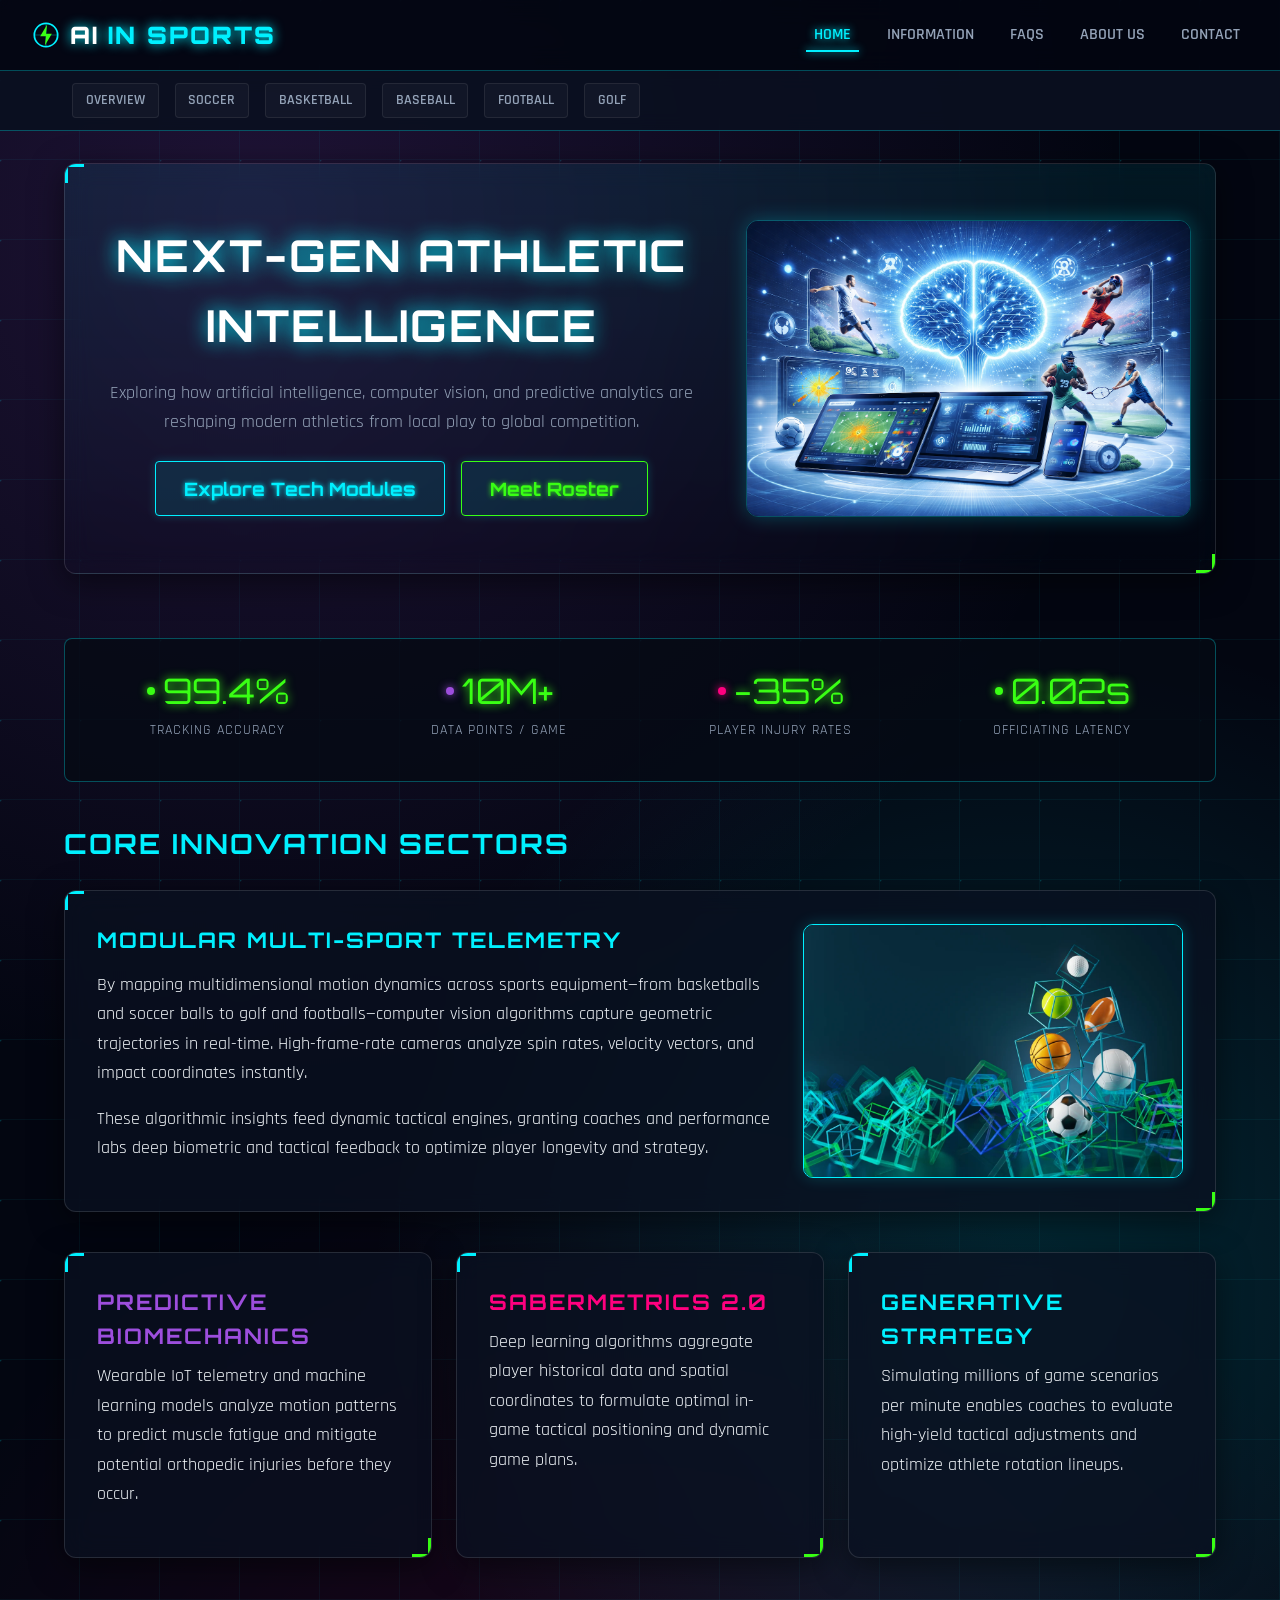
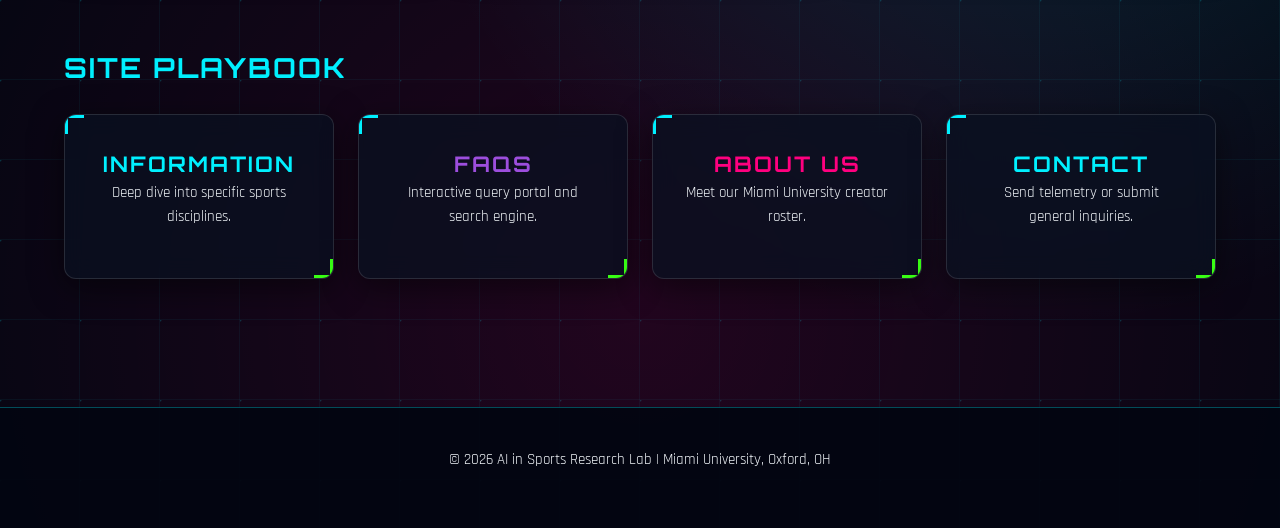
<file: index.html>
<!DOCTYPE html>
<html lang="en">
<head>
  <meta charset="UTF-8">
  <meta name="viewport" content="width=device-width, initial-scale=1.0">
  <title>Home | AI in Sports</title>
  <link rel="stylesheet" href="styles.css">
  <link rel="preconnect" href="https://fonts.googleapis.com">
  <link rel="preconnect" href="https://fonts.gstatic.com" crossorigin>
  <link href="https://fonts.googleapis.com/css2?family=Orbitron:wght@400;700;900&family=Rajdhani:wght@400;500;600;700&display=swap" rel="stylesheet">
  <style>
    /* Hero & Feature Responsive Media Layouts */
    .hero-flex-wrapper {
      display: flex;
      align-items: center;
      justify-content: space-between;
      gap: 2rem;
      flex-wrap: wrap;
    }

    .hero-content {
      flex: 1 1 500px;
    }

    .hero-image-wrapper {
      flex: 1 1 320px;
      display: flex;
      justify-content: center;
      align-items: center;
    }

    .hero-hud-img {
      width: 100%;
      max-width: clamp(260px, 40vw, 480px);
      height: auto;
      border-radius: 12px;
      border: 1px solid var(--border-hud);
      box-shadow: 0 0 20px rgba(0, 240, 255, 0.25);
      object-fit: cover;
    }

    /* Core Sector Feature Banner Image Sizing */
    .feature-banner-wrapper {
      display: flex;
      gap: 2rem;
      align-items: center;
      flex-wrap: wrap;
    }

    .feature-banner-content {
      flex: 1 1 500px;
    }

    .feature-banner-img {
      flex: 1 1 280px;
      width: 100%;
      max-width: clamp(220px, 35vw, 380px);
      height: auto;
      border-radius: 10px;
      border: 1px solid var(--neon-cyan);
      box-shadow: 0 0 15px rgba(0, 240, 255, 0.2);
      object-fit: cover;
      margin: 0 auto;
    }

    /* Telemetry Pulse Dots */
    .badge-header {
      display: flex;
      align-items: center;
      justify-content: center;
      gap: 0.5rem;
    }

    .pulse-dot {
      width: 8px;
      height: 8px;
      background-color: var(--neon-green);
      border-radius: 50%;
      box-shadow: 0 0 8px var(--neon-green);
      animation: pulseGlow 1.8s infinite ease-in-out;
    }

    .purple-dot { background-color: var(--neon-purple); box-shadow: 0 0 8px var(--neon-purple); }
    .pink-dot { background-color: var(--neon-pink); box-shadow: 0 0 8px var(--neon-pink); }

    @keyframes pulseGlow {
      0%, 100% { opacity: 0.4; transform: scale(1); }
      50% { opacity: 1; transform: scale(1.4); }
    }

    .nav-card-link {
      text-decoration: none;
      color: inherit;
      display: block;
    }

    @media (max-width: 768px) {
      .hero-flex-wrapper,
      .feature-banner-wrapper {
        flex-direction: column;
        text-align: center;
      }

      .hero-hud-img,
      .feature-banner-img {
        max-width: 100%;
      }
    }
  </style>
</head>
<body>

  <!-- Cyber Grid Background Layer -->
  <div class="cyber-grid"></div>

  <!-- Header Navigation -->
  <header>
    <a href="index.html" class="brand-logo">
      <svg width="28" height="28" viewBox="0 0 24 24" fill="none">
        <circle cx="12" cy="12" r="10" stroke="var(--neon-cyan)" stroke-width="1.5" />
        <path d="M12 2v20M2 12h20" stroke="rgba(0, 240, 255, 0.3)" stroke-width="1" />
        <polygon points="13,3 7,13 12,13 11,21 17,11 12,11" fill="var(--neon-green)" />
      </svg>
      AI <span>IN SPORTS</span>
    </a>
    <nav aria-label="Main Navigation">
      <a href="index.html" class="active">Home</a>
      <a href="info.html">Information</a>
      <a href="faqs.html">FAQs</a>
      <a href="about.html">About Us</a>
      <a href="contact.html">Contact</a>
    </nav>
  </header>

  <!-- Sticky Category Jump Navigation -->
  <div class="sticky-wrapper">
    <nav class="category-nav">
      <a href="info.html#overview">Overview</a>
      <a href="info.html#soccer">Soccer</a>
      <a href="info.html#basketball">Basketball</a>
      <a href="info.html#baseball">Baseball</a>
      <a href="info.html#football">Football</a>
      <a href="info.html#golf">Golf</a>
    </nav>
  </div>

  <!-- Hero Banner with Integrated Neural Network Image -->
  <section class="container" style="padding-bottom: 0;">
    <div class="glass-card hero-container glow-cyan">
      <div class="hero-flex-wrapper">
        <div class="hero-content">
          <h1>Next-Gen Athletic Intelligence</h1>
          <p style="color: var(--text-muted); margin-bottom: 1.5rem;">Exploring how artificial intelligence, computer vision, and predictive analytics are reshaping modern athletics from local play to global competition.</p>
          <div style="display: flex; gap: 1rem; flex-wrap: wrap; justify-content: center; align-items: center;">
  <a href="info.html" class="btn-hud">Explore Tech Modules</a>
  <a href="about.html" class="btn-hud btn-green">Meet Roster</a>
</div>
        </div>
        <div class="hero-image-wrapper">
          <img src="aisport.png" alt="AI Neural Network in Sports" class="hero-hud-img">
        </div>
      </div>
    </div>
  </section>

  <main class="container">

    <!-- Live Telemetry Badges with Animated Pulse Dots -->
    <div class="telemetry-bar">
      <div class="stat-item">
        <div class="badge-header">
          <span class="pulse-dot"></span>
          <span class="stat-val">99.4%</span>
        </div>
        <p class="stat-lbl">Tracking Accuracy</p>
      </div>

      <div class="stat-item">
        <div class="badge-header">
          <span class="pulse-dot purple-dot"></span>
          <span class="stat-val">10M+</span>
        </div>
        <p class="stat-lbl">Data Points / Game</p>
      </div>

      <div class="stat-item">
        <div class="badge-header">
          <span class="pulse-dot pink-dot"></span>
          <span class="stat-val">-35%</span>
        </div>
        <p class="stat-lbl">Player Injury Rates</p>
      </div>

      <div class="stat-item">
        <div class="badge-header">
          <span class="pulse-dot"></span>
          <span class="stat-val">0.02s</span>
        </div>
        <p class="stat-lbl">Officiating Latency</p>
      </div>
    </div>

    <!-- Core Innovation Sectors Feature Banner -->
    <h2 class="section-title" style="margin-bottom: 1.5rem; color: var(--neon-cyan);">Core Innovation Sectors</h2>
    
    <div class="glass-card glow-cyan" style="margin-bottom: 2.5rem;">
      <div class="feature-banner-wrapper">
        <div class="feature-banner-content">
          <h3 style="color: var(--neon-cyan); margin-bottom: 0.75rem;">Modular Multi-Sport Telemetry</h3>
          <p>By mapping multidimensional motion dynamics across sports equipment—from basketballs and soccer balls to golf and footballs—computer vision algorithms capture geometric trajectories in real-time. High-frame-rate cameras analyze spin rates, velocity vectors, and impact coordinates instantly.</p>
          <p>These algorithmic insights feed dynamic tactical engines, granting coaches and performance labs deep biometric and tactical feedback to optimize player longevity and strategy.</p>
        </div>
        <img src="sportcubes.webp" alt="3D Geometric Sports Cubes" class="feature-banner-img">
      </div>
    </div>

    <!-- Grid Highlights -->
    <div class="grid-3">
      <div class="glass-card glow-purple">
        <h3 style="color: var(--neon-purple); margin-bottom: 0.5rem;">Predictive Biomechanics</h3>
        <p>Wearable IoT telemetry and machine learning models analyze motion patterns to predict muscle fatigue and mitigate potential orthopedic injuries before they occur.</p>
      </div>
      <div class="glass-card glow-pink">
        <h3 style="color: var(--neon-pink); margin-bottom: 0.5rem;">Sabermetrics 2.0</h3>
        <p>Deep learning algorithms aggregate player historical data and spatial coordinates to formulate optimal in-game tactical positioning and dynamic game plans.</p>
      </div>
      <div class="glass-card glow-cyan">
        <h3 style="color: var(--neon-cyan); margin-bottom: 0.5rem;">Generative Strategy</h3>
        <p>Simulating millions of game scenarios per minute enables coaches to evaluate high-yield tactical adjustments and optimize athlete rotation lineups.</p>
      </div>
    </div>

    <!-- Site Playbook Grid -->
    <h2 class="section-title" style="margin: 3.5rem 0 1.5rem; color: var(--neon-cyan);">Site Playbook</h2>
    <div class="grid-4">
      <a href="info.html" class="nav-card-link">
        <div class="glass-card glow-cyan" style="text-align: center;">
          <h3 style="color: var(--neon-cyan);">Information</h3>
          <p style="font-size: 0.95rem;">Deep dive into specific sports disciplines.</p>
        </div>
      </a>
      <a href="faqs.html" class="nav-card-link">
        <div class="glass-card glow-purple" style="text-align: center;">
          <h3 style="color: var(--neon-purple);">FAQs</h3>
          <p style="font-size: 0.95rem;">Interactive query portal and search engine.</p>
        </div>
      </a>
      <a href="about.html" class="nav-card-link">
        <div class="glass-card glow-pink" style="text-align: center;">
          <h3 style="color: var(--neon-pink);">About Us</h3>
          <p style="font-size: 0.95rem;">Meet our Miami University creator roster.</p>
        </div>
      </a>
      <a href="contact.html" class="nav-card-link">
        <div class="glass-card glow-cyan" style="text-align: center;">
          <h3 style="color: var(--neon-cyan);">Contact</h3>
          <p style="font-size: 0.95rem;">Send telemetry or submit general inquiries.</p>
        </div>
      </a>
    </div>

  </main>

  <!-- Universal Footer -->
  <footer>
    <p>&copy; 2026 AI in Sports Research Lab | Miami University, Oxford, OH</p>
  </footer>

</body>
</html>
</file>
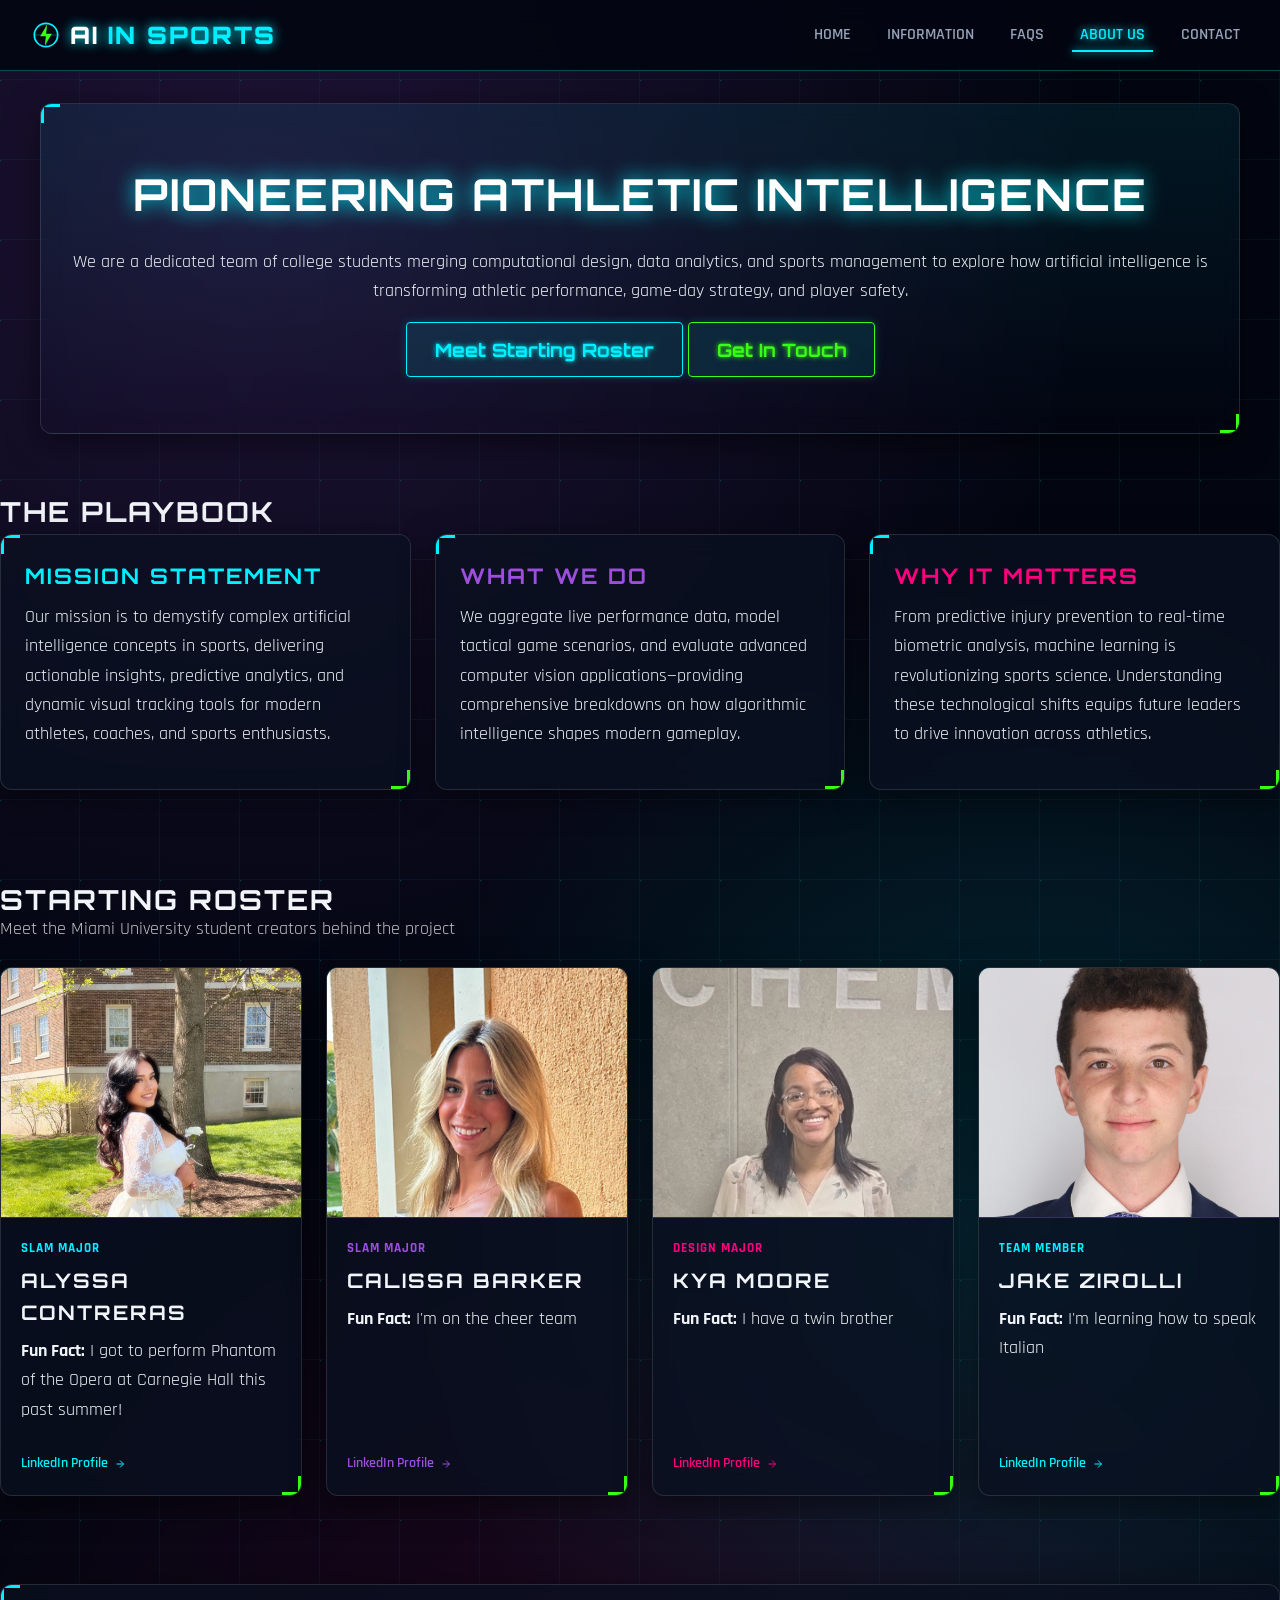
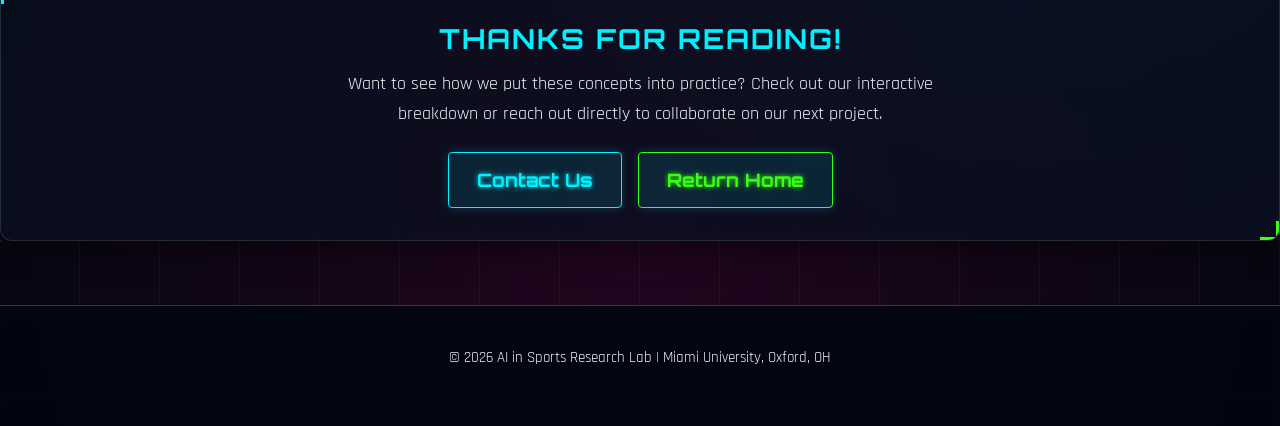
<file: about.html>
<!DOCTYPE html>
<html lang="en">

<head>
    <meta charset="UTF-8">
    <meta name="viewport" content="width=device-width, initial-scale=1.0">
    <title>About Us | AI in Sports</title>
    <link rel="stylesheet" href="styles.css">
    <link rel="preconnect" href="https://fonts.googleapis.com">
    <link rel="preconnect" href="https://fonts.gstatic.com" crossorigin>
    <link href="https://fonts.googleapis.com/css2?family=Orbitron:wght@400;700;900&family=Rajdhani:wght@400;500;600;700&display=swap" rel="stylesheet">
    <style>
        /* Compact SVG Framework Cards */
        .svg-tech-grid {
            display: grid;
            grid-template-columns: repeat(auto-fit, minmax(250px, 1fr));
            gap: 1.25rem;
            margin-top: 1.5rem;
        }

        .svg-tech-card {
            position: relative;
            padding: 1rem 1rem 1rem 2.75rem;
        }

        .svg-corner-icon {
            position: absolute;
            top: 1rem;
            left: 0.85rem;
            width: 16px;
            height: 16px;
            display: flex;
            align-items: center;
            justify-content: center;
        }

        .svg-corner-icon svg {
            width: 16px;
            height: 16px;
        }

        .svg-card-content h3 {
            margin: 0 0 0.25rem 0;
            font-size: 1rem;
        }

        .svg-card-content p {
            margin: 0;
            font-size: 0.85rem;
            line-height: 1.35;
            color: rgba(255, 255, 255, 0.75);
        }

        /* Collectible Player Trading Cards */
        .grid-4-team {
            display: grid;
            grid-template-columns: repeat(auto-fit, minmax(230px, 1fr));
            gap: 1.5rem;
            margin-top: 1.5rem;
        }

        .team-card {
            display: flex;
            flex-direction: column;
            overflow: hidden;
            border-radius: 12px;
            position: relative;
            padding: 0 !important;
        }

        .player-hud-box {
            position: relative;
            width: 100%;
            height: 250px;
            overflow: hidden;
        }

        .collectible-card-image {
            width: 100%;
            height: 100%;
            object-fit: cover;
            display: block;
            border-bottom: 1px solid rgba(0, 240, 255, 0.25);
        }

        .collectible-card-body {
            padding: 1.25rem;
            display: flex;
            flex-direction: column;
            flex-grow: 1;
        }

        .collectible-card-body h3 {
            margin: 0.4rem 0;
            font-size: 1.25rem;
        }

        .position-tag {
            font-size: 0.8rem;
            letter-spacing: 1px;
            text-transform: uppercase;
            color: var(--neon-cyan);
            font-weight: 700;
        }

        .linkedin-link {
            margin-top: auto;
            padding-top: 0.75rem;
            display: inline-flex;
            align-items: center;
            gap: 0.4rem;
            color: var(--neon-cyan);
            text-decoration: none;
            font-weight: 600;
            font-size: 0.9rem;
        }

        .linkedin-link:hover {
            color: var(--neon-green);
        }
    </style>
</head>

<body>

    <!-- Cyber Grid Background Layer -->
    <div class="cyber-grid"></div>

    <!-- Main Header Navigation -->
    <header class="header">
        <a href="index.html" class="brand-logo">
            <svg width="28" height="28" viewBox="0 0 24 24" fill="none">
                <circle cx="12" cy="12" r="10" stroke="var(--neon-cyan)" stroke-width="1.5" />
                <path d="M12 2v20M2 12h20" stroke="rgba(0, 240, 255, 0.3)" stroke-width="1" />
                <polygon points="13,3 7,13 12,13 11,21 17,11 12,11" fill="var(--neon-green)" />
            </svg>
            AI <span>IN SPORTS</span>
        </a>
        <nav>
            <a href="index.html">Home</a>
            <a href="info.html">Information</a>
            <a href="faqs.html">FAQs</a>
            <a href="about.html" class="active">About Us</a>
            <a href="contact.html">Contact</a>
        </nav>
    </header>

    <!-- Hero Section -->
    <section class="hero-container glass-card glow-cyan" style="margin: 2rem auto; max-width: 1200px;">
        <div class="hero-content" style="max-width: 100%;">
            <h1>Pioneering Athletic Intelligence</h1>
            <p>We are a dedicated team of college students merging computational design, data analytics, and sports management to explore how artificial intelligence is transforming athletic performance, game-day strategy, and player safety.</p>
            <div class="hero-actions">
                <a href="#roster" class="btn-hud">Meet Starting Roster</a>
                <a href="contact.html" class="btn-hud btn-green">Get In Touch</a>
            </div>
        </div>
    </section>
       
        <!-- Site Playbook Section -->
        <h2 class="section-title" style="margin-top: 3.5rem;">The Playbook</h2>
        <div class="grid-3">
            <!-- Play 01 -->
            <div class="glass-card glow-cyan" style="padding: 1.5rem;">
                <h3 style="color: var(--neon-cyan); margin-bottom: 0.5rem;">Mission Statement</h3>
                <p>Our mission is to demystify complex artificial intelligence concepts in sports, delivering actionable insights, predictive analytics, and dynamic visual tracking tools for modern athletes, coaches, and sports enthusiasts.</p>
            </div>

            <!-- Play 02 -->
            <div class="glass-card glow-purple" style="padding: 1.5rem;">
                <h3 style="color: var(--neon-purple); margin-bottom: 0.5rem;">What We Do</h3>
                <p>We aggregate live performance data, model tactical game scenarios, and evaluate advanced computer vision applications—providing comprehensive breakdowns on how algorithmic intelligence shapes modern gameplay.</p>
            </div>

            <!-- Play 03 -->
            <div class="glass-card glow-pink" style="padding: 1.5rem;">
                <h3 style="color: var(--neon-pink); margin-bottom: 0.5rem;">Why It Matters</h3>
                <p>From predictive injury prevention to real-time biometric analysis, machine learning is revolutionizing sports science. Understanding these technological shifts equips future leaders to drive innovation across athletics.</p>
            </div>
        </div>

        <!-- Meet The Team Section -->
        <h2 id="roster" class="section-title" style="margin-top: 3.5rem;">Starting Roster</h2>
        <p style="margin-top: -0.5rem; color: rgba(255, 255, 255, 0.75);">Meet the Miami University student creators behind the project</p>

        <div class="grid-4-team">

            <!-- Player 1 -->
            <div class="glass-card glow-cyan team-card">
                <div class="player-hud-box">
                    <img src="alyssa.jpg" alt="Alyssa Contreras" class="collectible-card-image" style="object-position: center 20%;">
                </div>
                <div class="collectible-card-body">
                    <span class="position-tag">SLAM Major</span>
                    <h3>Alyssa Contreras</h3>
                    <p><strong>Fun Fact:</strong> I got to perform Phantom of the Opera at Carnegie Hall this past summer!</p>
                    <a href="https://www.linkedin.com/in/alyssa-contreras-334396397?utm_source=share_via&utm_content=profile&utm_medium=member_ios" target="_blank" rel="noopener noreferrer" class="linkedin-link">
                        LinkedIn Profile
                        <svg width="12" height="12" viewBox="0 0 24 24" fill="none" stroke="currentColor" stroke-width="2">
                            <path d="M5 12h14M12 5l7 7-7 7" />
                        </svg>
                    </a>
                </div>
            </div>

            <!-- Player 2 -->
            <div class="glass-card glow-purple team-card">
                <div class="player-hud-box">
                    <img src="calissa.jpg" alt="Calissa Barker" class="collectible-card-image">
                </div>
                <div class="collectible-card-body">
                    <span class="position-tag" style="color: var(--neon-purple);">SLAM Major</span>
                    <h3>Calissa Barker</h3>
                    <p><strong>Fun Fact:</strong> I'm on the cheer team</p>
                    <a href="https://www.linkedin.com/in/calissa-barker-b813a3341/" target="_blank" rel="noopener noreferrer" class="linkedin-link" style="color: var(--neon-purple);">
                        LinkedIn Profile
                        <svg width="12" height="12" viewBox="0 0 24 24" fill="none" stroke="currentColor" stroke-width="2">
                            <path d="M5 12h14M12 5l7 7-7 7" />
                        </svg>
                    </a>
                </div>
            </div>

            <!-- Player 3 -->
            <div class="glass-card glow-pink team-card">
                <div class="player-hud-box">
                    <img src="kya.jpg" alt="Kya Moore" class="collectible-card-image">
                </div>
                <div class="collectible-card-body">
                    <span class="position-tag" style="color: var(--neon-pink);">Design Major</span>
                    <h3>Kya Moore</h3>
                    <p><strong>Fun Fact:</strong> I have a twin brother</p>
                    <a href="https://www.linkedin.com/in/kya-moore-2b8342390" target="_blank" rel="noopener noreferrer" class="linkedin-link" style="color: var(--neon-pink);">
                        LinkedIn Profile
                        <svg width="12" height="12" viewBox="0 0 24 24" fill="none" stroke="currentColor" stroke-width="2">
                            <path d="M5 12h14M12 5l7 7-7 7" />
                        </svg>
                    </a>
                </div>
            </div>

            <!-- Player 4 -->
            <div class="glass-card glow-cyan team-card">
                <div class="player-hud-box">
                    <img src="jake.jpg" alt="Jake Zirolli" class="collectible-card-image">
                </div>
                <div class="collectible-card-body">
                    <span class="position-tag">Team Member</span>
                    <h3>Jake Zirolli</h3>
                    <p><strong>Fun Fact:</strong> I'm learning how to speak Italian</p>
                    <a href="https://www.linkedin.com/in/jake-zirolli-82344a381?utm_source=share_via&utm_content=profile&utm_medium=member_ios" target="_blank" rel="noopener noreferrer" class="linkedin-link">
                        LinkedIn Profile
                        <svg width="12" height="12" viewBox="0 0 24 24" fill="none" stroke="currentColor" stroke-width="2">
                            <path d="M5 12h14M12 5l7 7-7 7" />
                        </svg>
                    </a>
                </div>
            </div>

        </div>

        <!-- Call to Action Card -->
        <div class="glass-card glow-cyan" style="margin-top: 3.5rem; padding: 2rem; text-align: center;">
            <h2 style="color: var(--neon-cyan); margin-bottom: 0.5rem;">Thanks for Reading!</h2>
            <p style="max-width: 600px; margin: 0 auto 1.5rem auto;">Want to see how we put these concepts into practice? Check out our interactive breakdown or reach out directly to collaborate on our next project.</p>
            <div style="display: flex; gap: 1rem; justify-content: center; flex-wrap: wrap;">
                <a href="contact.html" class="btn-hud">Contact Us</a>
                <a href="index.html" class="btn-hud btn-green">Return Home</a>
            </div>
        </div>

    </main>

    <footer>
        <p>&copy; 2026 AI in Sports Research Lab | Miami University, Oxford, OH</p>
    </footer>

</body>

</html>
</file>
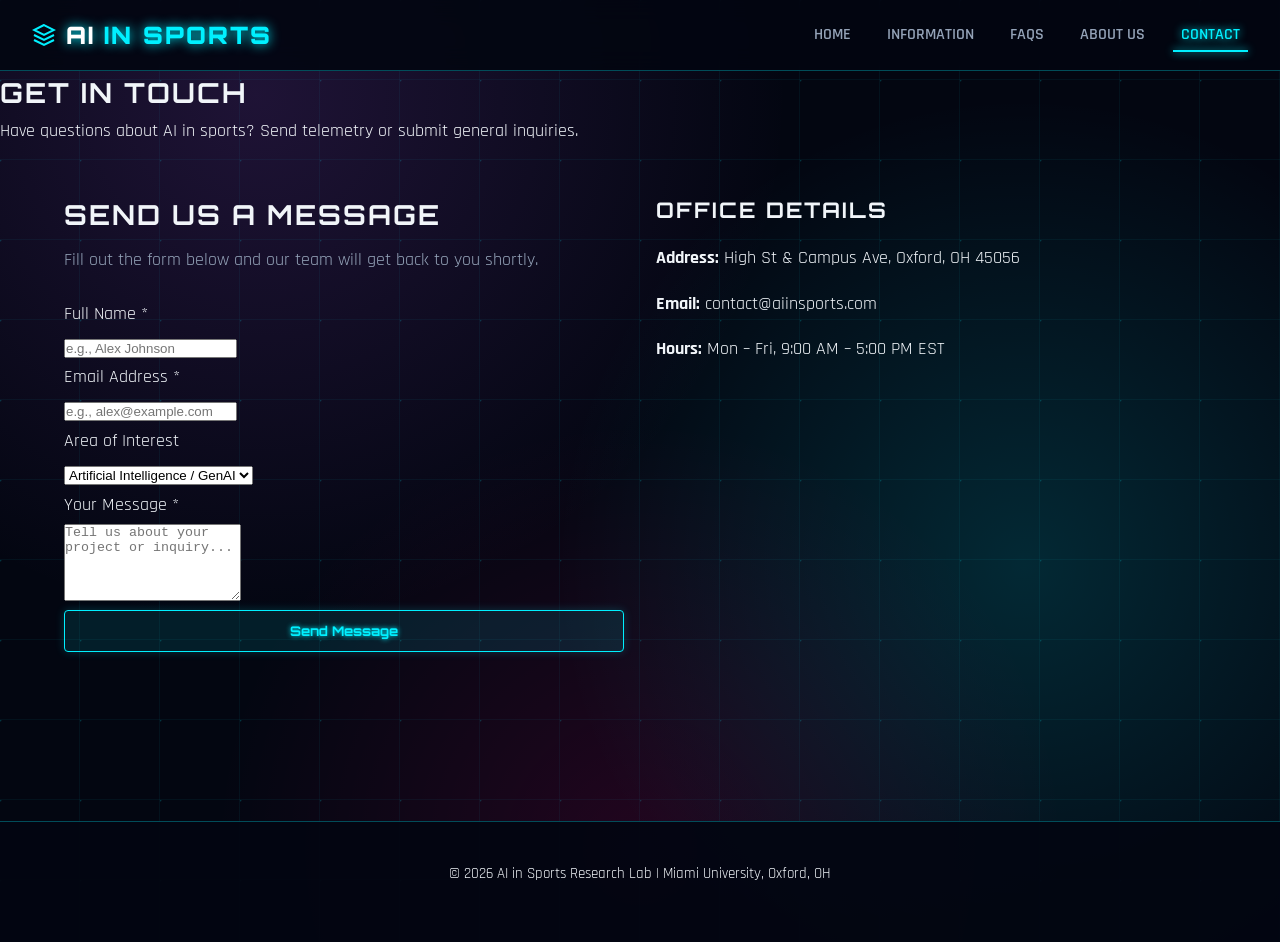
<file: contact.html>
<!DOCTYPE html>
<html lang="en">

<head>
    <meta charset="UTF-8">
    <meta name="viewport" content="width=device-width, initial-scale=1.0">
    <meta name="description" content="Contact AI In Sports for innovative tech solutions in sports analytics and strategy.">
    <title>Contact Us | AI In Sports</title>

    <link rel="stylesheet" href="styles.css">
    <link rel="preconnect" href="https://fonts.googleapis.com">
    <link rel="preconnect" href="https://fonts.gstatic.com" crossorigin>
    <link href="https://fonts.googleapis.com/css2?family=Orbitron:wght@400;700;900&family=Rajdhani:wght@400;500;600;700&display=swap" rel="stylesheet">
</head>

<body>

    <!-- Header & Navigation -->
    <header>
        <a href="index.html" class="brand-logo">
            <svg width="24" height="24" viewBox="0 0 24 24" fill="none" stroke="#00f0ff" stroke-width="2">
                <path d="M12 2L2 7l10 5 10-5-10-5zM2 17l10 5 10-5M2 12l10 5 10-5" />
            </svg>
            AI <span>IN SPORTS</span>
        </a>
        <nav>
            <a href="index.html">Home</a>
            <a href="info.html">Information</a>
            <a href="faqs.html">FAQs</a>
            <a href="about.html">About Us</a>
            <a href="contact.html" class="active">Contact</a>
        </nav>
    </header>

    <!-- Page Banner -->
    <section class="hero">
        <h1>Get in Touch</h1>
        <p>Have questions about AI in sports? Send telemetry or submit general inquiries.</p>
    </section>

    <!-- Main Content: Form & Map -->
    <main class="container">
        <div class="grid-2">

            <!-- Contact Form Card -->
            <div class="hud-card">
                <h2 style="color: var(--cyan-glow); margin-bottom: 0.5rem;">Send Us a Message</h2>
                <p style="color: var(--text-muted); margin-bottom: 1.5rem;">Fill out the form below and our team will get back to you shortly.</p>

                <!-- FormSubmit Integration -->
                <form action="https://formspree.io/f/xwlvownl" method="POST" class="hud-form">

                    <!-- FormSubmit Configuration options -->
                    <input type="hidden" name="_subject" value="New Inquiry - AI In Sports Website">
                    <input type="hidden" name="_template" value="table">
                    <input type="hidden" name="_captcha" value="false">

                    <label for="name" style="display:block; margin-bottom: 0.3rem;">Full Name <span style="color: var(--cyan-glow);">*</span></label>
                    <input type="text" id="name" name="name" placeholder="e.g., Alex Johnson" required>

                    <label for="email" style="display:block; margin-bottom: 0.3rem;">Email Address <span style="color: var(--cyan-glow);">*</span></label>
                    <input type="email" id="email" name="email" placeholder="e.g., alex@example.com" required>

                    <label for="interest" style="display:block; margin-bottom: 0.3rem;">Area of Interest</label>
                    <select id="interest" name="interest">
                        <option value="Artificial Intelligence">Artificial Intelligence / GenAI</option>
                        <option value="Sports Analytics">Sports Analytics & Data</option>
                        <option value="Performance Tech">Performance & Athlete Tech</option>
                        <option value="General Inquiry">General Tech Strategy</option>
                    </select>

                    <label for="message" style="display:block; margin-bottom: 0.3rem;">Your Message <span style="color: var(--cyan-glow);">*</span></label>
                    <textarea id="message" name="message" rows="5" placeholder="Tell us about your project or inquiry..." required></textarea>

                    <button type="submit" class="btn-hud" style="width: 100%;">Send Message</button>
                </form>
            </div>

            <!-- Contact Information & Google Map -->
            <div>
                <div class="hud-card">
                    <h3 style="color: var(--cyan-glow); margin-bottom: 1rem;">Office Details</h3>
                    <p><strong>Address:</strong> High St & Campus Ave, Oxford, OH 45056</p>
                    <p><strong>Email:</strong> contact@aiinsports.com</p>
                    <p><strong>Hours:</strong> Mon – Fri, 9:00 AM – 5:00 PM EST</p>
                </div>

                <!-- Google Map Embed -->
                <div class="hud-card" style="padding: 0.5rem;">
                    <iframe title="Office Location Map" src="https://www.google.com/maps/embed?pb=!1m18!1m12!1m3!1d12351.455486580665!2d-84.74312643593368!3d39.50868777717462!2m3!1f0!2f0!3f0!3m2!1i1024!2i768!4f13.1!3m3!1m2!1s0x88402773418e2fe7%3A0xe67db5cfb1a8d052!2sMiami%20University!5e0!3m2!1sen!2sus!4v1700000000000!5m2!1sen!2sus" width="100%" height="320" style="border:0; border-radius: 4px;" allowfullscreen="" loading="lazy" referrerpolicy="no-referrer-when-downgrade">
                    </iframe>
                </div>
            </div>

        </div>
    </main>

    <!-- Footer -->
    <footer>
        <p>&copy; 2026 AI in Sports Research Lab | Miami University, Oxford, OH</p>
    </footer>

</body>

</html>
</file>
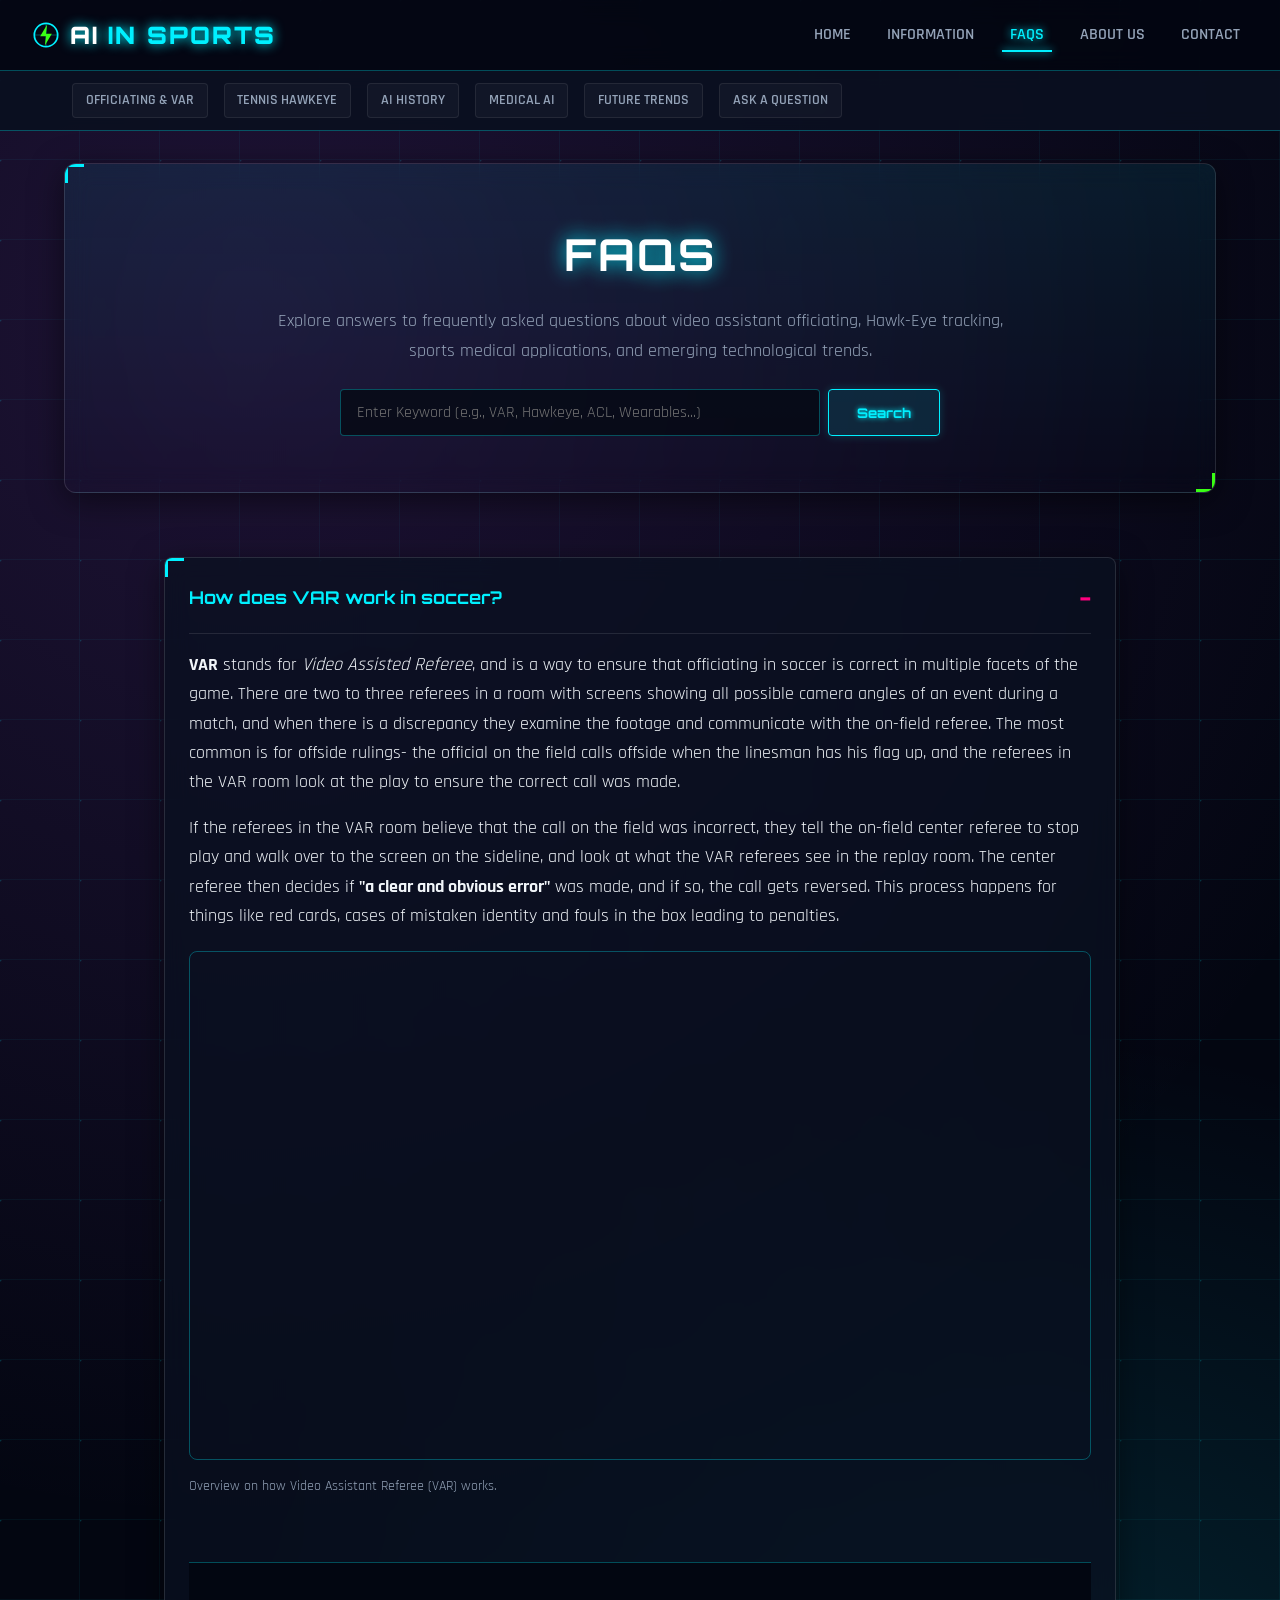
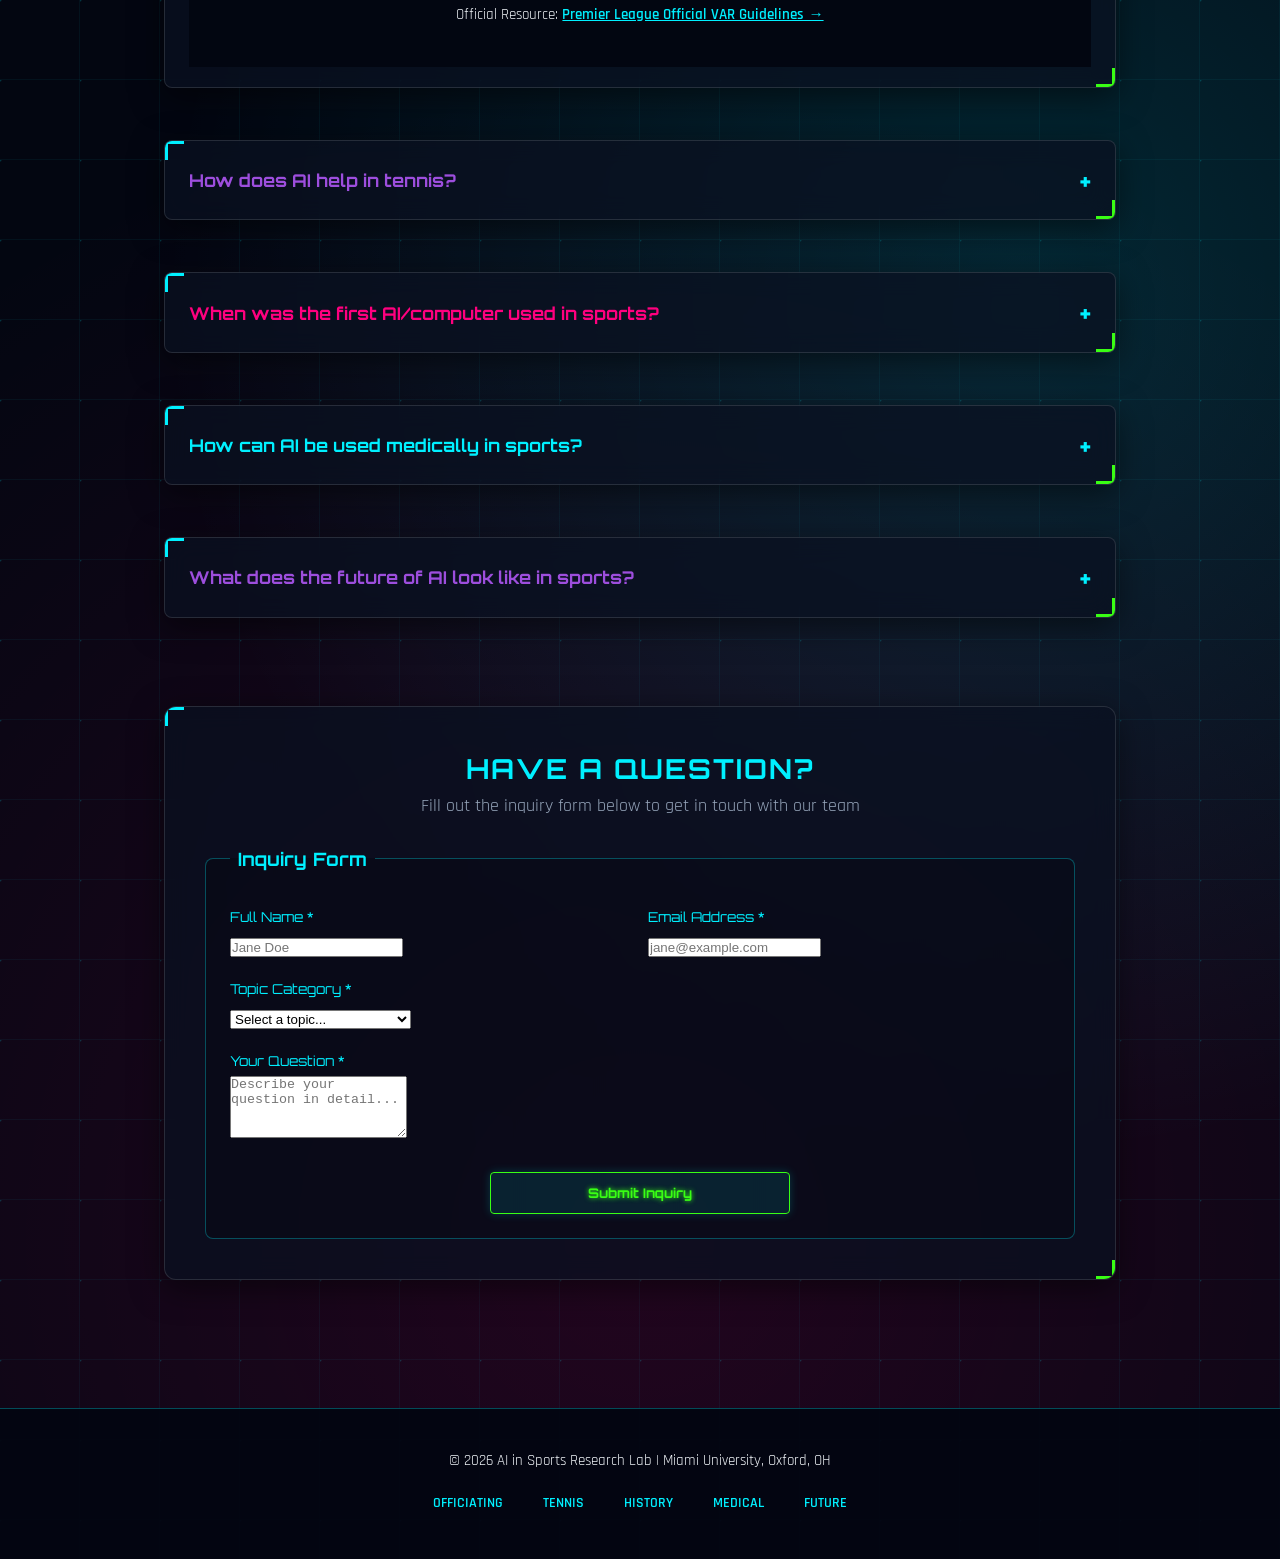
<file: faqs.html>
<!DOCTYPE html>
<html lang="en">

<head>
  <meta charset="UTF-8">
  <meta name="viewport" content="width=device-width, initial-scale=1.0">
  <title>AI in Sports — Frequently Asked Questions</title>
  <link rel="stylesheet" href="styles.css">
  <link rel="preconnect" href="https://fonts.googleapis.com">
  <link rel="preconnect" href="https://fonts.gstatic.com" crossorigin>
  <link href="https://fonts.googleapis.com/css2?family=Orbitron:wght@400;700;900&family=Rajdhani:wght@400;500;600;700&display=swap" rel="stylesheet">
  <style>
    /* Smooth Scrolling & Sticky Header Offset */
    html {
      scroll-behavior: smooth;
    }

    /* Prevents sticky headers from covering target titles */
    details.faq-item,
    section#ask-question {
      scroll-margin-top: 110px;
    }

    /* Accordion Custom Styling */
    .faq-accordion-group {
      display: flex;
      flex-direction: column;
      gap: 1.25rem;
      margin-bottom: 3.5rem;
    }

    details.faq-item {
      cursor: pointer;
      padding: 1.25rem 1.5rem;
      border-radius: 8px;
      transition: all 0.3s ease;
    }

    summary.faq-question {
      font-family: var(--font-heading);
      font-size: 1.1rem;
      font-weight: 700;
      list-style: none;
      display: flex;
      justify-content: space-between;
      align-items: center;
      color: #ffffff;
    }

    summary.faq-question::-webkit-details-marker {
      display: none;
    }

    summary.faq-question::after {
      content: '+';
      font-size: 1.5rem;
      color: var(--neon-cyan);
      font-weight: 700;
      transition: transform 0.3s ease;
    }

    details[open] summary.faq-question::after {
      content: '−';
      color: var(--neon-pink);
    }

    .faq-content {
      margin-top: 1rem;
      padding-top: 1rem;
      border-top: 1px solid rgba(255, 255, 255, 0.1);
      line-height: 1.6;
    }

    /* Hero Search Form */
    .hero-search-wrapper {
      margin-top: 1.5rem;
      max-width: 600px;
      width: 100%;
      margin-left: auto;
      margin-right: auto;
    }

    .hero-search-form {
      display: flex;
      gap: 0.5rem;
    }

    .hero-search-input {
      flex: 1;
      padding: 0.75rem 1rem;
      border-radius: 4px;
      border: 1px solid var(--border-hud);
      background: rgba(5, 10, 20, 0.8);
      color: #ffffff;
      font-family: var(--font-body);
      font-size: 1rem;
    }

    .hero-search-input:focus {
      outline: none;
      border-color: var(--neon-cyan);
      box-shadow: 0 0 10px rgba(0, 240, 255, 0.5);
    }

    /* Responsive Dynamic Image Sizing Classes */
    .responsive-faq-media {
      display: flex;
      gap: 1.25rem;
      flex-wrap: wrap;
      align-items: center;
      margin: 1.25rem 0;
    }

    .img-fluid-small {
      width: 100%;
      max-width: clamp(160px, 30vw, 220px);
      height: auto;
      border-radius: 8px;
      border: 1px solid var(--neon-cyan);
      box-shadow: 0 0 12px rgba(0, 240, 255, 0.2);
    }

    .img-fluid-medium {
      width: 100%;
      max-width: clamp(240px, 50vw, 420px);
      height: auto;
      border-radius: 8px;
      border: 1px solid var(--neon-purple);
      box-shadow: 0 0 15px rgba(157, 78, 221, 0.2);
    }

    /* Bottom Form Layout */
    .inquiry-form-grid {
      display: grid;
      grid-template-columns: 1fr 1fr;
      gap: 1rem;
    }

    @media (max-width: 650px) {
      .inquiry-form-grid {
        grid-template-columns: 1fr;
      }
      
      .img-fluid-small,
      .img-fluid-medium {
        max-width: 100%;
        margin: 0 auto;
      }
    }
  </style>
</head>

<body>

  <!-- Universal Header Navigation -->
  <header>
    <a href="index.html" class="brand-logo">
      <svg width="28" height="28" viewBox="0 0 24 24" fill="none">
        <circle cx="12" cy="12" r="10" stroke="var(--neon-cyan)" stroke-width="1.5" />
        <path d="M12 2v20M2 12h20" stroke="rgba(0, 240, 255, 0.3)" stroke-width="1" />
        <polygon points="13,3 7,13 12,13 11,21 17,11 12,11" fill="var(--neon-green)" />
      </svg>
      AI <span>IN SPORTS</span>
    </a>
    <nav aria-label="Main Navigation">
      <a href="index.html">Home</a>
      <a href="info.html">Information</a>
      <a href="faqs.html" class="active">FAQs</a>
      <a href="about.html">About Us</a>
      <a href="contact.html">Contact</a>
    </nav>
  </header>

  <!-- Sticky Category Jump Navigation -->
  <div class="sticky-wrapper">
    <nav class="category-nav">
      <a href="#officiating">Officiating & VAR</a>
      <a href="#tennis">Tennis Hawkeye</a>
      <a href="#history">AI History</a>
      <a href="#medical">Medical AI</a>
      <a href="#future">Future Trends</a>
      <a href="#ask-question">Ask a Question</a>
    </nav>
  </div>

  <!-- Hero Banner -->
  <section class="container" style="padding-bottom: 0;">
    <div class="glass-card hero-container glow-cyan">
      <h1>FAQs</h1>
      <p style="color: var(--text-muted); max-width: 750px; margin: 0 auto;">
        Explore answers to frequently asked questions about video assistant officiating, Hawk-Eye tracking, sports medical applications, and emerging technological trends.
      </p>

      <!-- Search FAQs Form -->
      <div class="hero-search-wrapper">
        <form action="#search-results" method="get" class="hero-search-form">
          <input type="search" id="faq-search" class="hero-search-input" name="q" placeholder="Enter Keyword (e.g., VAR, Hawkeye, ACL, Wearables...)" required>
          <button type="submit" class="btn-hud">Search</button>
        </form>
      </div>
    </div>
  </section>

  <main class="container" id="faqs" style="max-width: 1000px;">

    <div class="faq-accordion-group">

      <!-- 1. OFFICIATING & VAR -->
      <details class="glass-card glow-cyan faq-item" id="officiating" open>
        <summary class="faq-question" style="color: var(--neon-cyan);">How does VAR work in soccer?</summary>
        <div class="faq-content">
          <p>
            <strong>VAR</strong> stands for <em>Video Assisted Referee</em>, and is a way to ensure that officiating in soccer is correct in multiple facets of the game. There are two to three referees in a room with screens showing all possible camera angles of an event during a match, and when there is a discrepancy they examine the footage and communicate with the on-field referee. The most common is for offside rulings- the official on the field calls offside when the linesman has his flag up, and the referees in the VAR room look at the play to ensure the correct call was made.
          </p>
          <p style="margin-top: 0.75rem;">
            If the referees in the VAR room believe that the call on the field was incorrect, they tell the on-field center referee to stop play and walk over to the screen on the sideline, and look at what the VAR referees see in the replay room. The center referee then decides if <strong>"a clear and obvious error"</strong> was made, and if so, the call gets reversed. This process happens for things like red cards, cases of mistaken identity and fouls in the box leading to penalties.
          </p>

          <figure style="margin: 1.25rem 0;">
            <div class="media-wrapper">
              <iframe width="560" height="315" src="https://www.youtube.com/embed/UB9exneQ-4A?si=Ef20NmNCyKWv63ub" title="YouTube video player" frameborder="0" allow="accelerometer; autoplay; clipboard-write; encrypted-media; gyroscope; picture-in-picture; web-share" referrerpolicy="strict-origin-when-cross-origin" allowfullscreen></iframe>
            </div>
            <figcaption style="font-size: 0.85rem; color: var(--text-muted); margin-top: 0.4rem;">Overview on how Video Assistant Referee (VAR) works.</figcaption>
          </figure>

          <footer>
            <p style="margin-bottom: 0;">
              Official Resource:
              <a class="media-link" href="https://www.premierleague.com/en/var" target="_blank" rel="noopener noreferrer" style="color: var(--neon-cyan); font-weight: 600;">
                Premier League Official VAR Guidelines &rarr;
              </a>
            </p>
          </footer>
        </div>
      </details>

      <!-- 2. TENNIS HAWKEYE -->
      <details class="glass-card glow-purple faq-item" id="tennis">
        <summary class="faq-question" style="color: var(--neon-purple);">How does AI help in tennis?</summary>
        <div class="faq-content">
          <p>
            Answer: The Hawkeye system is used to determine whether balls are in or out. Multiple cameras are used to track the flight path of the ball, and then the computer that all the cameras are connected to determines where the ball landed in relation to the line in question.
          </p>
          <blockquote style="border-left: 4px solid var(--neon-purple); padding-left: 1rem; margin: 1rem 0; font-style: italic; color: rgba(255, 255, 255, 0.85); background: rgba(0, 0, 0, 0.3); padding: 0.75rem 1rem; border-radius: 0 4px 4px 0;">
            "Processes the video in real-time, and tracks the path of the tennis ball on each camera."
          </blockquote>
          <p>
            The computer combines all the cameras to create an accurate three-dimensional representation of how the ball traveled. When the ball is deemed to be out by the computer, it makes a noise, signifying the call. Players have two challenges of the ruling, but it is highly effective in its decisions and is not often overturned.
          </p>

          <footer>
            <p style="margin-bottom: 0;">
              Learn more:
              <a class="media-link" href="https://www.topendsports.com/sport/tennis/hawkeye.htm" target="_blank" rel="noopener noreferrer" style="color: var(--neon-purple); font-weight: 600;">
                Hawk-Eye Tennis Technology Explained &rarr;
              </a>
            </p>
          </footer>
        </div>
      </details>

      <!-- 3. AI HISTORY -->
      <details class="glass-card glow-pink faq-item" id="history">
        <summary class="faq-question" style="color: var(--neon-pink);">When was the first AI/computer used in sports?</summary>
        <div class="faq-content">
          <p>
            Most historians point to <strong>Deep Blue</strong>, the chess-playing supercomputer built by IBM. In 1997, Deep Blue made history by defeating world chess champion Garry Kasparov.
          </p>
          <p style="margin-top: 0.75rem;">
            This victory demonstrated that computers could master complex strategic games and laid the groundwork for modern sports analytics as well as platforms like Chess.com, which feature AI "bots" tuned across various skill levels.
          </p>

          <footer>
            <p style="margin-bottom: 0;">
              Historical Reference:
              <a class="media-link" href="https://library.olympics.com/redirect_TROVBSYVQULSZAYWJVN2MF35LAOQQBBSF7F52OZVKV2TMN5Q4FJA====/default/zoom-ai-in-sport.aspx?lg=en-GB" target="_blank" rel="noopener noreferrer" style="color: var(--neon-pink); font-weight: 600;">
                Olympic Library Archive on AI in Sport &rarr;
              </a>
            </p>
          </footer>
        </div>
      </details>

      <!-- 4. MEDICAL AI -->
      <details class="glass-card glow-cyan faq-item" id="medical">
        <summary class="faq-question" style="color: var(--neon-cyan);">How can AI be used medically in sports?</summary>
        <div class="faq-content">
          <p>
            AI can be used to predict injury, assist surgeons in operations and help students prepare for real-life situations. Some hospitals and medical associations can train AI to <em>“identify and recognize patterns in images”</em>, which can help detect things like fractures, tumors and muscle or ligament tears.
          </p>

          <div class="responsive-faq-media">
            <img src="aisports2.jpeg" alt="Medical AI Sports Application" class="img-fluid-small">
            <div style="flex: 1; min-width: 220px;">
              <p style="margin-bottom: 0;">
                It can even be used for placement of surgical devices and implants, which is very important for sport-related injuries. It can make surgeries more efficient and effective, as the AI can be trained to know the exact process for many kinds of injuries, especially ACL tears, which are common in many sports such as football, basketball and soccer.
              </p>
            </div>
          </div>

          <footer>
            <p style="margin-bottom: 0;">
              Medical Journal Update:
              <a class="media-link" href="https://www.sportsmed.org/membership/sports-medicine-update/fall-2024/the-ai-revolution-is-already-here-transforming-orthopedics-in-2024-and-beyond" target="_blank" rel="noopener noreferrer" style="color: var(--neon-cyan); font-weight: 600;">
                The AI Revolution Transforming Orthopedics (2024) &rarr;
              </a>
            </p>
          </footer>
        </div>
      </details>

      <!-- 5. FUTURE TRENDS -->
      <details class="glass-card glow-purple faq-item" id="future">
        <summary class="faq-question" style="color: var(--neon-purple);">What does the future of AI look like in sports?</summary>
        <div class="faq-content">
          <p>The future of AI in sports points to three things happening. First: it will be used to enhance coaching. It will help make tactics more creative and “refine decision-making in real time” to help coaches react to situations in games in the most accurate way possible.</p>
          <p style="margin-top: 0.75rem;">Second: it will reshape how teams build rosters. Analytics in sport are growing, and AI will only accelerate this process: the days of Moneyball-style analytics and data are long gone. AI is making it easier for teams to find diamonds in the rough.</p>
          <p style="margin-top: 0.75rem;">Finally, third: it will enhance the fan experience. We can look at Manchester City’s fan-designed third kit for the 2026/27 season, which was made with the help of AI. Sports are <em>"becoming a canvas for immersive, personalized experiences"</em>, of which AI is developing new ones every day.</p>

          <figure style="margin: 1.5rem 0; text-align: center;">
            <img src="citythird.jpeg" alt="Athletes wearing sports kit inspired by modern design and performance technology" class="img-fluid-medium">
            <figcaption style="font-size: 0.85rem; color: var(--text-muted); margin-top: 0.5rem;">Manchester City's fan-designed third shirt for the 2026/27 season, partially designed by AI.</figcaption>
          </figure>

          <footer>
            <p style="margin-bottom: 0;">
              Trend Analysis:
              <a class="media-link" href="https://www.thefuturelaboratory.com/blog/the-future-of-sport-and-ai-2025" target="_blank" rel="noopener noreferrer" style="color: var(--neon-purple); font-weight: 600;">
                The Future Laboratory: Sport and AI Report &rarr;
              </a>
            </p>
          </footer>
        </div>
      </details>

    </div>

    <!-- 6. ASK A QUESTION -->
    <section id="ask-question" class="glass-card glow-cyan" style="padding: 2.5rem; border-radius: 12px;">
      <div style="text-align: center; margin-bottom: 1.5rem;">
        <h2 style="color: var(--neon-cyan);">Have a Question?</h2>
        <p style="color: var(--text-muted);">Fill out the inquiry form below to get in touch with our team</p>
      </div>

      <form action="/submit-question" method="post" class="hud-form">
        <fieldset style="border: 1px solid var(--border-hud); border-radius: 8px; padding: 1.5rem; background: rgba(0, 0, 0, 0.2);">
          <legend style="font-family: var(--font-heading); font-weight: bold; padding: 0 0.5rem; color: var(--neon-cyan);">Inquiry Form</legend>

          <div class="inquiry-form-grid" style="margin-top: 0.5rem;">
            <div>
              <label for="user-name" style="display: block; font-family: var(--font-heading); font-size: 0.85rem; color: var(--neon-cyan); margin-bottom: 0.3rem;">Full Name *</label>
              <input type="text" id="user-name" name="fullname" placeholder="Jane Doe" required>
            </div>

            <div>
              <label for="user-email" style="display: block; font-family: var(--font-heading); font-size: 0.85rem; color: var(--neon-cyan); margin-bottom: 0.3rem;">Email Address *</label>
              <input type="email" id="user-email" name="email" placeholder="jane@example.com" required>
            </div>
          </div>

          <div style="margin-top: 1rem;">
            <label for="topic" style="display: block; font-family: var(--font-heading); font-size: 0.85rem; color: var(--neon-cyan); margin-bottom: 0.3rem;">Topic Category *</label>
            <select id="topic" name="topic" required>
              <option value="" disabled selected>Select a topic...</option>
              <option value="officiating">Officiating & VAR</option>
              <option value="tennis">Court Systems & Hawkeye</option>
              <option value="medical">Medical & Orthopedics</option>
              <option value="future">Future Trends</option>
              <option value="other">Other / General</option>
            </select>
          </div>

          <div style="margin-top: 1rem;">
            <label for="question" style="display: block; font-family: var(--font-heading); font-size: 0.85rem; color: var(--neon-cyan); margin-bottom: 0.3rem;">Your Question *</label>
            <textarea id="question" name="question" rows="4" placeholder="Describe your question in detail..." required></textarea>
          </div>

          <div style="text-align: center; margin-top: 1.5rem;">
            <button type="submit" class="btn-hud btn-green" style="width: 100%; max-width: 300px;">Submit Inquiry</button>
          </div>
        </fieldset>
      </form>
    </section>

  </main>

  <!-- Universal Footer -->
  <footer>
    <p>&copy; 2026 AI in Sports Research Lab | Miami University, Oxford, OH</p>
    <nav aria-label="Footer Navigation" style="margin-top: 0.75rem; display: flex; justify-content: center; gap: 1.5rem;">
      <a href="#officiating" style="color: var(--neon-cyan); text-decoration: none; font-size: 0.85rem;">Officiating</a>
      <a href="#tennis" style="color: var(--neon-cyan); text-decoration: none; font-size: 0.85rem;">Tennis</a>
      <a href="#history" style="color: var(--neon-cyan); text-decoration: none; font-size: 0.85rem;">History</a>
      <a href="#medical" style="color: var(--neon-cyan); text-decoration: none; font-size: 0.85rem;">Medical</a>
      <a href="#future" style="color: var(--neon-cyan); text-decoration: none; font-size: 0.85rem;">Future</a>
    </nav>
  </footer>

  <!-- Script to Auto-Expand Accordions When Jump Links Are Clicked -->
  <script>
    function openTargetAccordion() {
      const hash = window.location.hash;
      if (hash) {
        const targetElement = document.querySelector(hash);
        if (targetElement && targetElement.tagName === 'DETAILS') {
          targetElement.open = true;
        }
      }
    }

    window.addEventListener('hashchange', openTargetAccordion);
    window.addEventListener('DOMContentLoaded', openTargetAccordion);
  </script>

</body>

</html>
</file>
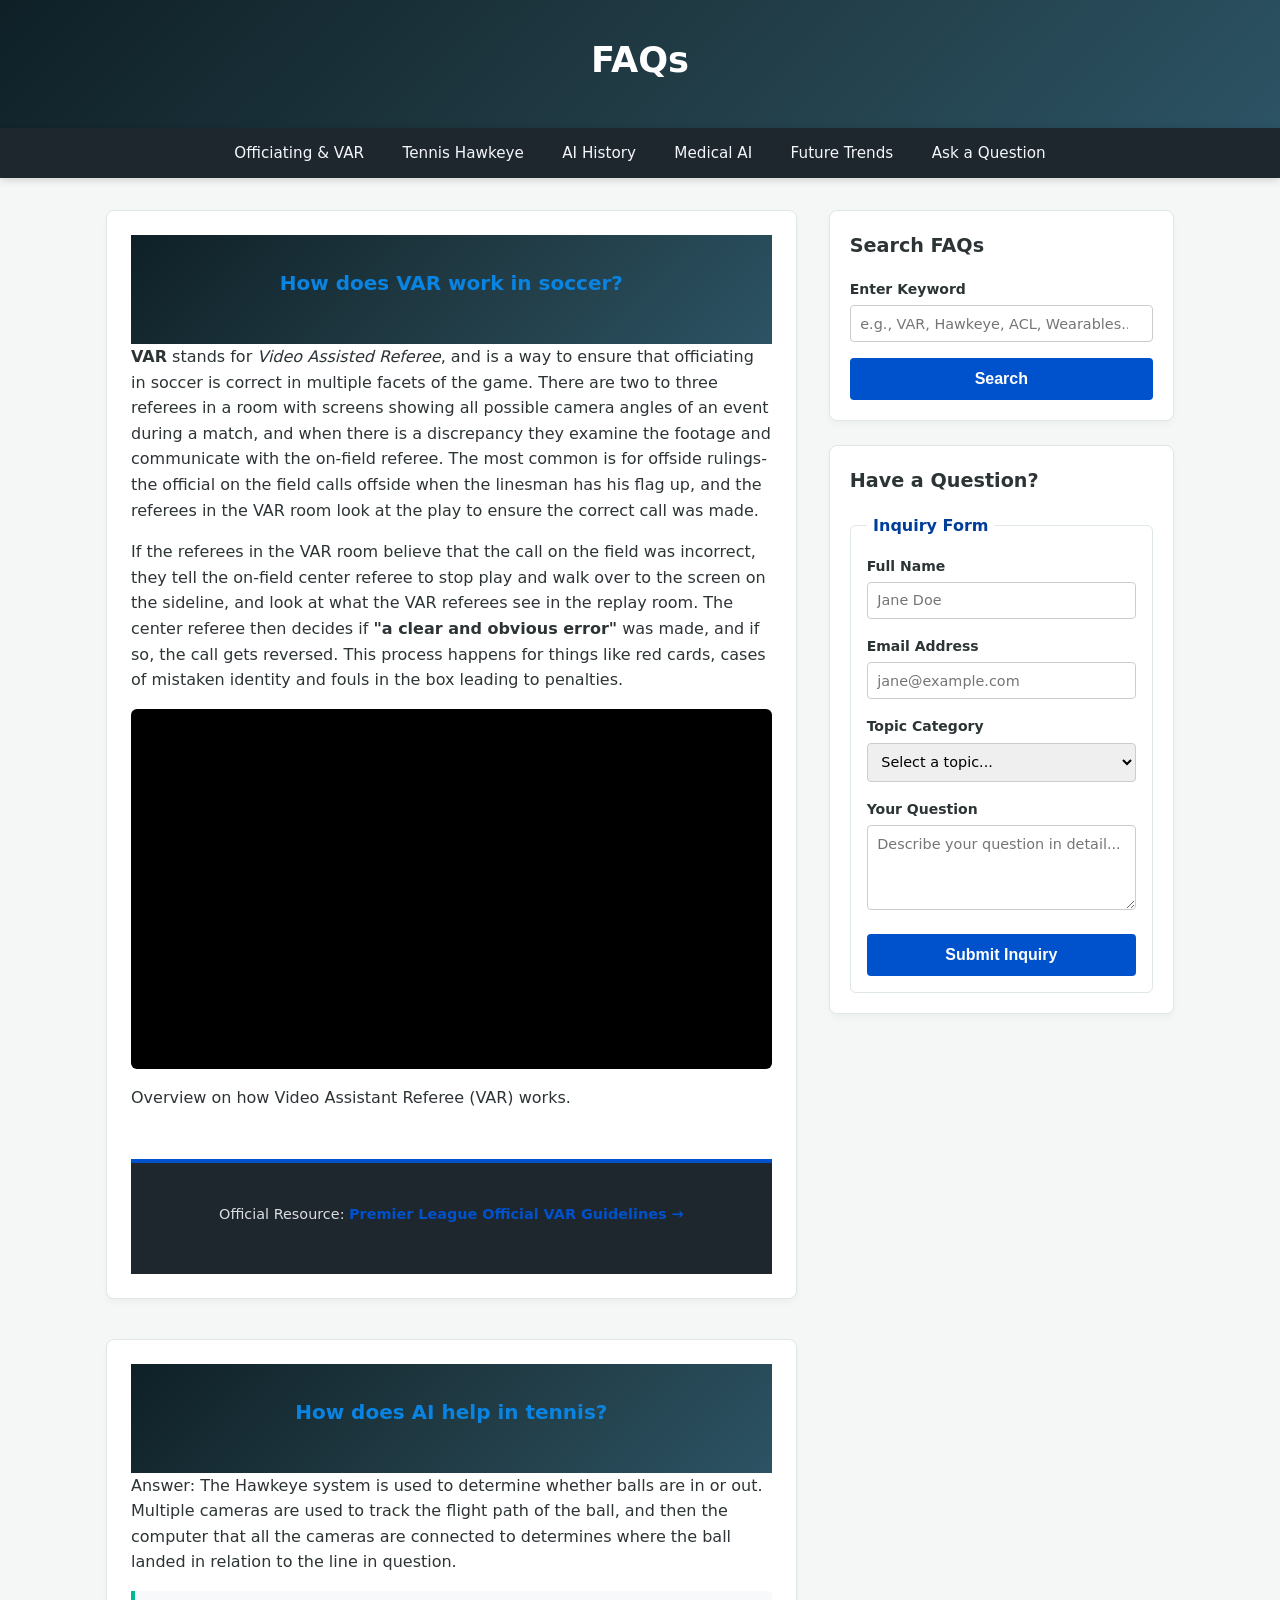
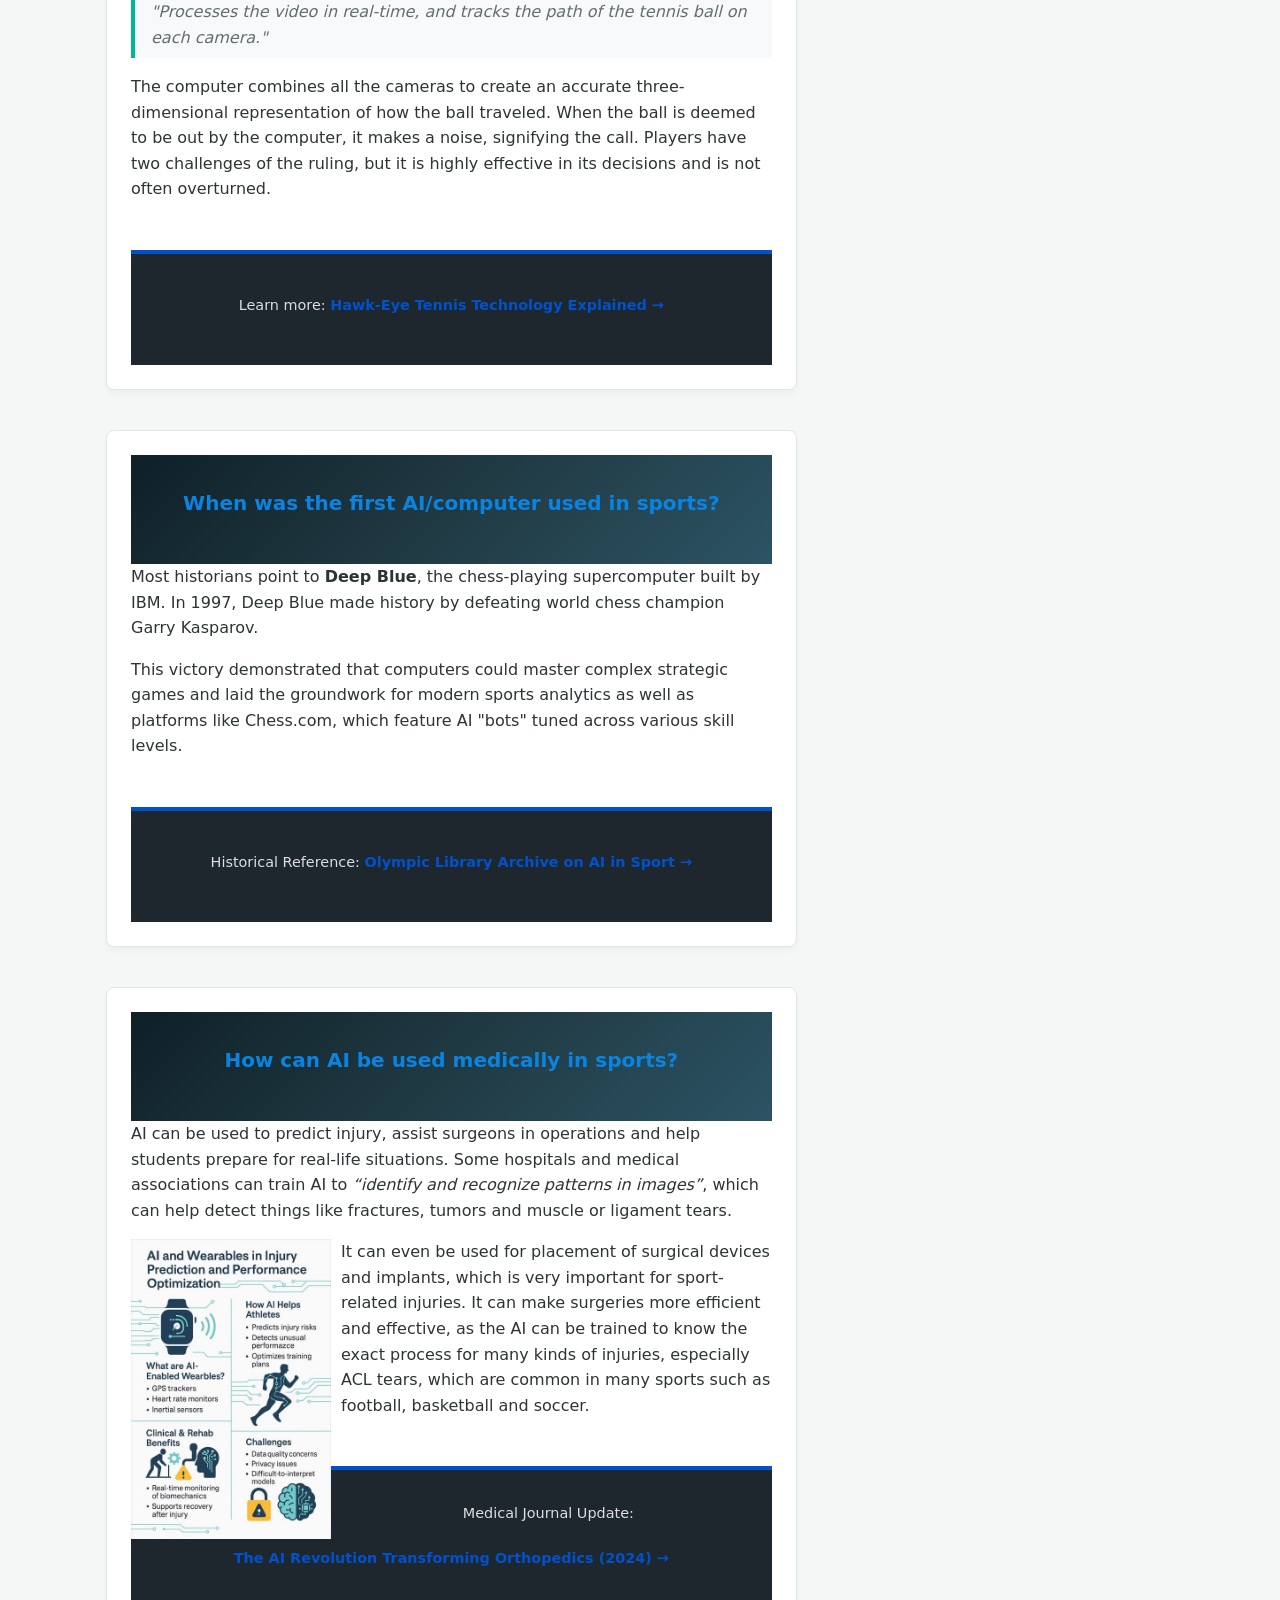
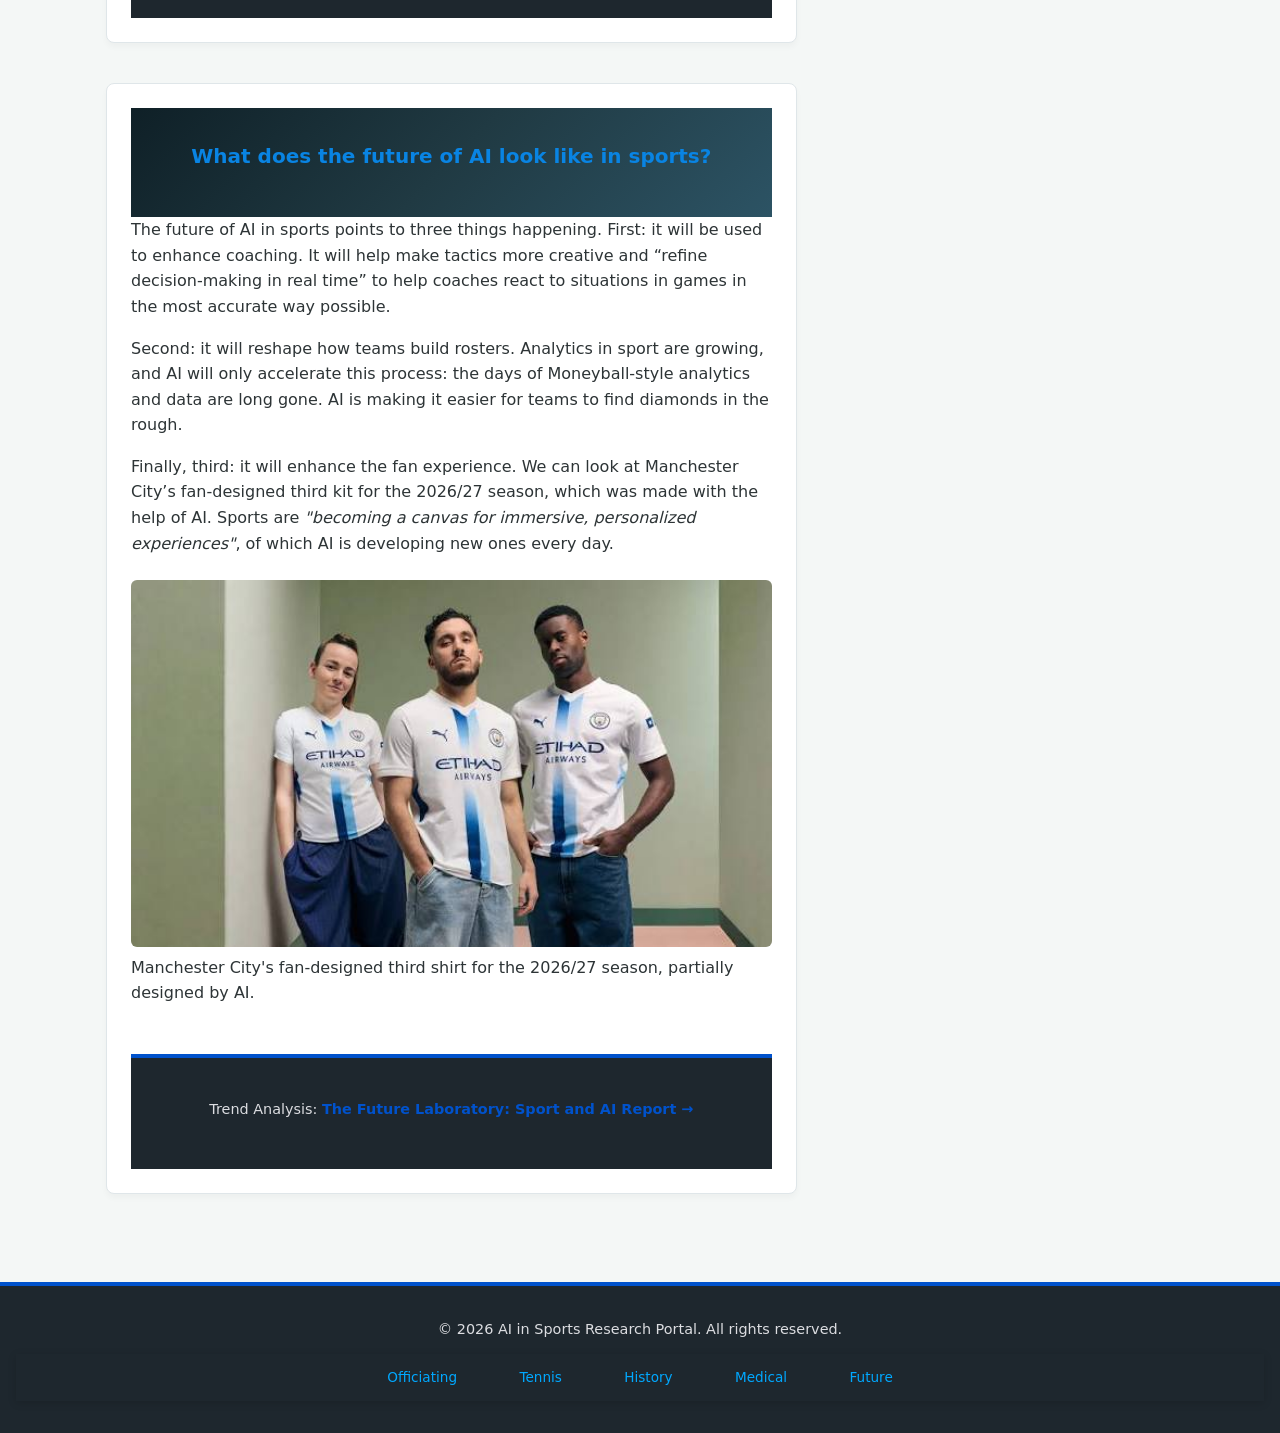
<file: gemini-code-1790970278120.html>
<!DOCTYPE html>
<html lang="en">

<head>
    <meta charset="UTF-8">
    <meta name="viewport" content="width=device-width, initial-scale=1.0">
    <title>AI in Sports — Frequently Asked Questions</title>
    <style>
        /* CSS RESET & VARIABLES */
        :root {
            --primary: #0052cc;
            --primary-dark: #003d99;
            --accent: #00b894;
            --bg-light: #f4f7f6;
            --card-bg: #ffffff;
            --text-main: #2d3436;
            --text-muted: #636e72;
            --border-color: #dfe6e9;
            --font-family: system-ui, -apple-system, BlinkMacSystemFont, 'Segoe UI', Roboto, Oxygen, Ubuntu, Cantarell, sans-serif;
        }

        * {
            box-sizing: border-box;
            margin: 0;
            padding: 0;
        }

        html {
            scroll-behavior: smooth;
        }

        body {
            font-family: var(--font-family);
            line-height: 1.6;
            color: var(--text-main);
            background-color: var(--bg-light);
        }

        /* HEADER & NAVIGATION */
        header {
            background: linear-gradient(135deg, #0f2027, #203a43, #2c5364);
            color: #ffffff;
            padding: 2rem 1rem;
            text-align: center;
        }

        header h1 {
            font-size: 2.2rem;
            margin-bottom: 0.5rem;
        }

        header p {
            color: #b2bec3;
            font-size: 1.1rem;
        }

        nav {
            position: sticky;
            top: 0;
            background-color: #1e272e;
            z-index: 1000;
            box-shadow: 0 2px 8px rgba(0, 0, 0, 0.15);
        }

        nav ul {
            display: flex;
            justify-content: center;
            flex-wrap: wrap;
            list-style: none;
            max-width: 1100px;
            margin: 0 auto;
        }

        nav a {
            display: block;
            color: #f5f6fa;
            text-decoration: none;
            padding: 0.8rem 1.2rem;
            font-weight: 500;
            font-size: 0.95rem;
            transition: background 0.2s ease, color 0.2s ease;
        }

        nav a:hover,
        nav a:focus {
            background-color: var(--primary);
            color: #ffffff;
        }

        /* MAIN CONTENT CONTAINER */
        .container {
            max-width: 1100px;
            margin: 2rem auto;
            padding: 0 1rem;
            display: grid;
            grid-template-columns: 2fr 1fr;
            gap: 2rem;
        }

        @media (max-width: 850px) {
            .container {
                grid-template-columns: 1fr;
            }
        }

        /* FAQ ARTICLES & SECTIONS */
        section {
            margin-bottom: 2.5rem;
        }

        .section-title {
            font-size: 1.6rem;
            color: var(--primary-dark);
            border-bottom: 3px solid var(--primary);
            padding-bottom: 0.4rem;
            margin-bottom: 1.5rem;
        }

        article.faq-card {
            background-color: var(--card-bg);
            border-radius: 8px;
            padding: 1.5rem;
            margin-bottom: 1.5rem;
            border: 1px solid var(--border-color);
            box-shadow: 0 4px 6px rgba(0, 0, 0, 0.03);
        }

        article.faq-card h3 {
            font-size: 1.25rem;
            color: #0984e3;
            margin-bottom: 0.8rem;
        }

        article.faq-card p {
            margin-bottom: 1rem;
        }

        blockquote {
            border-left: 4px solid var(--accent);
            padding-left: 1rem;
            margin: 1rem 0;
            font-style: italic;
            color: var(--text-muted);
            background-color: #f8f9fa;
            padding: 0.5rem 1rem;
            border-radius: 0 4px 4px 0;
        }

        /* MEDIA EMBEDS */
        .video-container {
            position: relative;
            padding-bottom: 56.25%;
            /* 16:9 aspect ratio */
            height: 0;
            overflow: hidden;
            border-radius: 6px;
            margin: 1rem 0;
            background-color: #000;
        }

        .video-container iframe {
            position: absolute;
            top: 0;
            left: 0;
            width: 100%;
            height: 100%;
            border: 0;
        }

        .media-link {
            display: inline-block;
            margin-top: 0.5rem;
            color: var(--primary);
            font-weight: 600;
            text-decoration: none;
        }

        .media-link:hover {
            text-decoration: underline;
        }

        /* INFOGRAPHIC & WEARABLES GRID */
        .infographic-card {
            background: #ffffff;
            border: 1px solid var(--border-color);
            border-radius: 8px;
            padding: 1.5rem;
            margin-bottom: 1.5rem;
        }

        .info-grid {
            display: grid;
            grid-template-columns: repeat(auto-fit, minmax(200px, 1fr));
            gap: 1rem;
            margin-top: 1rem;
        }

        .info-box {
            background-color: #f8f9fa;
            border-radius: 6px;
            padding: 1rem;
            border-left: 4px solid var(--primary);
        }

        .info-box h4 {
            font-size: 1rem;
            color: var(--primary-dark);
            margin-bottom: 0.5rem;
        }

        .info-box ul {
            list-style-type: square;
            padding-left: 1.2rem;
            font-size: 0.9rem;
        }

        /* SIDEBAR & FORMS */
        aside {
            display: flex;
            flex-direction: column;
            gap: 1.5rem;
        }

        .widget {
            background-color: var(--card-bg);
            border: 1px solid var(--border-color);
            border-radius: 8px;
            padding: 1.25rem;
            box-shadow: 0 4px 6px rgba(0, 0, 0, 0.03);
        }

        .widget h3 {
            font-size: 1.2rem;
            margin-bottom: 1rem;
            color: var(--text-main);
        }

        /* FORM STYLING */
        form fieldset {
            border: 1px solid var(--border-color);
            border-radius: 6px;
            padding: 1rem;
        }

        form legend {
            font-weight: bold;
            padding: 0 0.4rem;
            color: var(--primary-dark);
        }

        .form-group {
            margin-bottom: 1rem;
        }

        .form-group label {
            display: block;
            font-size: 0.875rem;
            font-weight: 600;
            margin-bottom: 0.3rem;
        }

        .form-group input,
        .form-group select,
        .form-group textarea {
            width: 100%;
            padding: 0.6rem;
            border: 1px solid #ccc;
            border-radius: 4px;
            font-family: inherit;
            font-size: 0.9rem;
        }

        .form-group input:focus,
        .form-group select:focus,
        .form-group textarea:focus {
            outline: none;
            border-color: var(--primary);
            box-shadow: 0 0 0 2px rgba(0, 82, 204, 0.2);
        }

        button[type="submit"] {
            width: 100%;
            background-color: var(--primary);
            color: #ffffff;
            border: none;
            padding: 0.75rem;
            border-radius: 4px;
            font-size: 1rem;
            font-weight: 600;
            cursor: pointer;
            transition: background 0.2s ease;
        }

        button[type="submit"]:hover {
            background-color: var(--primary-dark);
        }

        /* FOOTER */
        footer {
            background-color: #1e272e;
            color: #dcdde1;
            text-align: center;
            padding: 2rem 1rem;
            margin-top: 3rem;
            border-top: 4px solid var(--primary);
        }

        footer p {
            font-size: 0.9rem;
        }

        footer nav ul {
            display: flex;
            justify-content: center;
            gap: 1.5rem;
            list-style: none;
            margin-top: 0.8rem;
        }

        footer nav a {
            color: #00a8ff;
            text-decoration: none;
            font-size: 0.85rem;
        }

        footer nav a:hover {
            text-decoration: underline;
        }
    </style>
</head>

<body>

    <!-- SITE HEADER -->
    <header>
        <h1>FAQs</h1>
    </header>

    <!-- DOCUMENT NAVIGATION -->
    <nav aria-label="Main Navigation">
        <ul>
            <li><a href="#officiating">Officiating & VAR</a></li>
            <li><a href="#tennis">Tennis Hawkeye</a></li>
            <li><a href="#history">AI History</a></li>
            <li><a href="#medical">Medical AI</a></li>
            <li><a href="#future">Future Trends</a></li>
            <li><a href="#ask-question">Ask a Question</a></li>
        </ul>
    </nav>

    <!-- MAIN CONTENT CONTAINER -->
    <div class="container">
        <main>

            <!-- FAQ SECTION: OFFICIATING & SOCCER VAR -->
            <section id="officiating">

                <article class="faq-card">
                    <header>
                        <h3>How does VAR work in soccer?</h3>
                    </header>
                    <p>
                        <strong>VAR</strong> stands for <em>Video Assisted Referee</em>, and is a way to ensure that officiating in soccer is correct in multiple facets of the game. There are two to three referees in a room with screens showing all possible camera angles of an event during a match, and when there is a discrepancy they examine the footage and communicate with the on-field referee. The most common is for offside rulings- the official on the field calls offside when the linesman has his flag up, and the referees in the VAR room look at the play to ensure the correct call was made.
                    </p>
                    <p>
                        If the referees in the VAR room believe that the call on the field was incorrect, they tell the on-field center referee to stop play and walk over to the screen on the sideline, and look at what the VAR referees see in the replay room. The center referee then decides if <strong>"a clear and obvious error"</strong> was made, and if so, the call gets reversed. This process happens for things like red cards, cases of mistaken identity and fouls in the box leading to penalties.
                    </p>

                    <!-- VIDEO EMBED -->
                    <figure>
                        <div class="video-container">
                            <iframe width="560" height="315" src="https://www.youtube.com/embed/UB9exneQ-4A?si=Ef20NmNCyKWv63ub" title="YouTube video player" frameborder="0" allow="accelerometer; autoplay; clipboard-write; encrypted-media; gyroscope; picture-in-picture; web-share" referrerpolicy="strict-origin-when-cross-origin" allowfullscreen></iframe>
                        </div>
                        <figcaption>Overview on how Video Assistant Referee (VAR) works.</figcaption>
                    </figure>

                    <footer>
                        <p>
                            Official Resource:
                            <a class="media-link" href="https://www.premierleague.com/en/var" target="_blank" rel="noopener noreferrer">
                                Premier League Official VAR Guidelines &rarr;
                            </a>
                        </p>
                    </footer>
                </article>
            </section>

            <!-- FAQ SECTION: TENNIS HAWKEYE -->
            <section id="tennis">

                <article class="faq-card">
                    <header>
                        <h3>How does AI help in tennis?</h3>
                    </header>
                    <p>
                        Answer: The Hawkeye system is used to determine whether balls are in or out. Multiple cameras are used to track the flight path of the ball, and then the computer that all the cameras are connected to determines where the ball landed in relation to the line in question.
                    </p>
                    <blockquote>
                        "Processes the video in real-time, and tracks the path of the tennis ball on each camera."
                    </blockquote>
                    <p>
                        The computer combines all the cameras to create an accurate three-dimensional representation of how the ball traveled. When the ball is deemed to be out by the computer, it makes a noise, signifying the call. Players have two challenges of the ruling, but it is highly effective in its decisions and is not often overturned.

                    </p>
                    <footer>
                        <p>
                            Learn more:
                            <a class="media-link" href="https://www.topendsports.com/sport/tennis/hawkeye.htm" target="_blank" rel="noopener noreferrer">
                                Hawk-Eye Tennis Technology Explained &rarr;
                            </a>
                        </p>
                    </footer>
                </article>
            </section>

            <!-- FAQ SECTION: HISTORY -->
            <section id="history">


                <article class="faq-card">
                    <header>
                        <h3>When was the first AI/computer used in sports?</h3>
                    </header>
                    <p>
                        Most historians point to <strong>Deep Blue</strong>, the chess-playing supercomputer built by IBM. In 1997, Deep Blue made history by defeating world chess champion Garry Kasparov.
                    </p>
                    <p>
                        This victory demonstrated that computers could master complex strategic games and laid the groundwork for modern sports analytics as well as platforms like Chess.com, which feature AI "bots" tuned across various skill levels.
                    </p>
                    <footer>
                        <p>
                            Historical Reference:
                            <a class="media-link" href="https://library.olympics.com/redirect_TROVBSYVQULSZAYWJVN2MF35LAOQQBBSF7F52OZVKV2TMN5Q4FJA====/default/zoom-ai-in-sport.aspx?lg=en-GB" target="_blank" rel="noopener noreferrer">
                                Olympic Library Archive on AI in Sport &rarr;
                            </a>
                        </p>
                    </footer>
                </article>
            </section>

            <!-- FAQ SECTION: MEDICAL APPLICATIONS -->
            <section id="medical">

                <article class="faq-card">
                    <header>
                        <h3>How can AI be used medically in sports?</h3>
                    </header>
                    <p>
                        AI can be used to predict injury, assist surgeons in operations and help students prepare for real-life situations. Some hospitals and medical associations can train AI to <em>“identify and recognize patterns in images”</em>, which can help detect things like fractures, tumors and muscle or ligament tears.
                    </p>
                    <td><img src="aisports2.jpeg" alt="" width=200 style="float:left; margin-right: 10px"></td>
                    <p >
                        It can even be used for placement of surgical devices and implants, which is very important for sport-related injuries. It can make surgeries more efficient and effective, as the AI can be trained to know the exact process for many kinds of injuries, especially ACL tears, which are common in many sports such as football, basketball and soccer.

                    </p>
                    <footer>
                        <p>
                            Medical Journal Update:
                            <a class="media-link" href="https://www.sportsmed.org/membership/sports-medicine-update/fall-2024/the-ai-revolution-is-already-here-transforming-orthopedics-in-2024-and-beyond" target="_blank" rel="noopener noreferrer">
                                The AI Revolution Transforming Orthopedics (2024) &rarr;
                            </a>
                        </p>
                    </footer>
                </article>
            </section>



            <!-- FAQ SECTION: FUTURE TRENDS -->
            <section id="future">

                <article class="faq-card">
                    <header>
                        <h3>What does the future of AI look like in sports?</h3>
                    </header>
                    <p>The future of AI in sports points to three things happening. First: it will be used to enhance coaching. It will help make tactics more creative and “refine decision-making in real time” to help coaches react to situations in games in the most accurate way possible.</p>
                    <p>Second: it will reshape how teams build rosters. Analytics in sport are growing, and AI will only accelerate this process: the days of Moneyball-style analytics and data are long gone. AI is making it easier for teams to find diamonds in the rough.</p>
                    <p>Finally, third: it will enhance the fan experience. We can look at Manchester City’s fan-designed third kit for the 2026/27 season, which was made with the help of AI. Sports are <em>"becoming a canvas for immersive, personalized experiences"</em>, of which AI is developing new ones every day.</p>
                    <!-- IMAGE EMBED -->
                    <figure style="margin: 1.5rem 0;">
                        <img src="citythird.jpeg" alt="Athletes wearing sports kit inspired by modern design and performance technology" style="width:100%; border-radius: 6px; height: auto;">
                        <figcaption>Manchester City's fan-designed third shirt for the 2026/27 season, partially designed by AI.</figcaption>
                    </figure>

                    <footer>
                        <p>
                            Trend Analysis:
                            <a class="media-link" href="https://www.thefuturelaboratory.com/blog/the-future-of-sport-and-ai-2025" target="_blank" rel="noopener noreferrer">
                                The Future Laboratory: Sport and AI Report &rarr;
                            </a>
                        </p>
                    </footer>
                </article>
            </section>

        </main>

        <!-- SIDEBAR WITH SEARCH & CONTACT FORMS -->
        <aside>

            <!-- SEARCH FORM -->
            <div class="widget">
                <h3>Search FAQs</h3>
                <form action="#search-results" method="get">
                    <div class="form-group">
                        <label for="faq-search">Enter Keyword</label>
                        <input type="search" id="faq-search" name="q" placeholder="e.g., VAR, Hawkeye, ACL, Wearables..." required>
                    </div>
                    <button type="submit">Search</button>
                </form>
            </div>

            <!-- INQUIRY FORM DEMONSTRATING FORM MARKUP -->
            <div class="widget" id="ask-question">
                <h3>Have a Question?</h3>
                <form action="/submit-question" method="post">
                    <fieldset>
                        <legend>Inquiry Form</legend>

                        <div class="form-group">
                            <label for="user-name">Full Name</label>
                            <input type="text" id="user-name" name="fullname" required placeholder="Jane Doe">
                        </div>

                        <div class="form-group">
                            <label for="user-email">Email Address</label>
                            <input type="email" id="user-email" name="email" required placeholder="jane@example.com">
                        </div>

                        <div class="form-group">
                            <label for="topic">Topic Category</label>
                            <select id="topic" name="topic" required>
                                <option value="" disabled selected>Select a topic...</option>
                                <option value="officiating">Officiating & VAR</option>
                                <option value="tennis">Court Systems & Hawkeye</option>
                                <option value="medical">Medical & Orthopedics</option>
                                <option value="future">Future Trends</option>
                                <option value="other">Other / General</option>
                            </select>
                        </div>

                        <div class="form-group">
                            <label for="question">Your Question</label>
                            <textarea id="question" name="question" rows="4" required placeholder="Describe your question in detail..."></textarea>
                        </div>

                        <button type="submit">Submit Inquiry</button>
                    </fieldset>
                </form>
            </div>

        </aside>
    </div>

    <!-- PAGE FOOTER -->
    <footer>
        <p>&copy; 2026 AI in Sports Research Portal. All rights reserved.</p>
        <nav aria-label="Footer Navigation">
            <ul>
                <li><a href="#officiating">Officiating</a></li>
                <li><a href="#tennis">Tennis</a></li>
                <li><a href="#history">History</a></li>
                <li><a href="#medical">Medical</a></li>
                <li><a href="#future">Future</a></li>
            </ul>
        </nav>
    </footer>

</body>

</html>
</file>
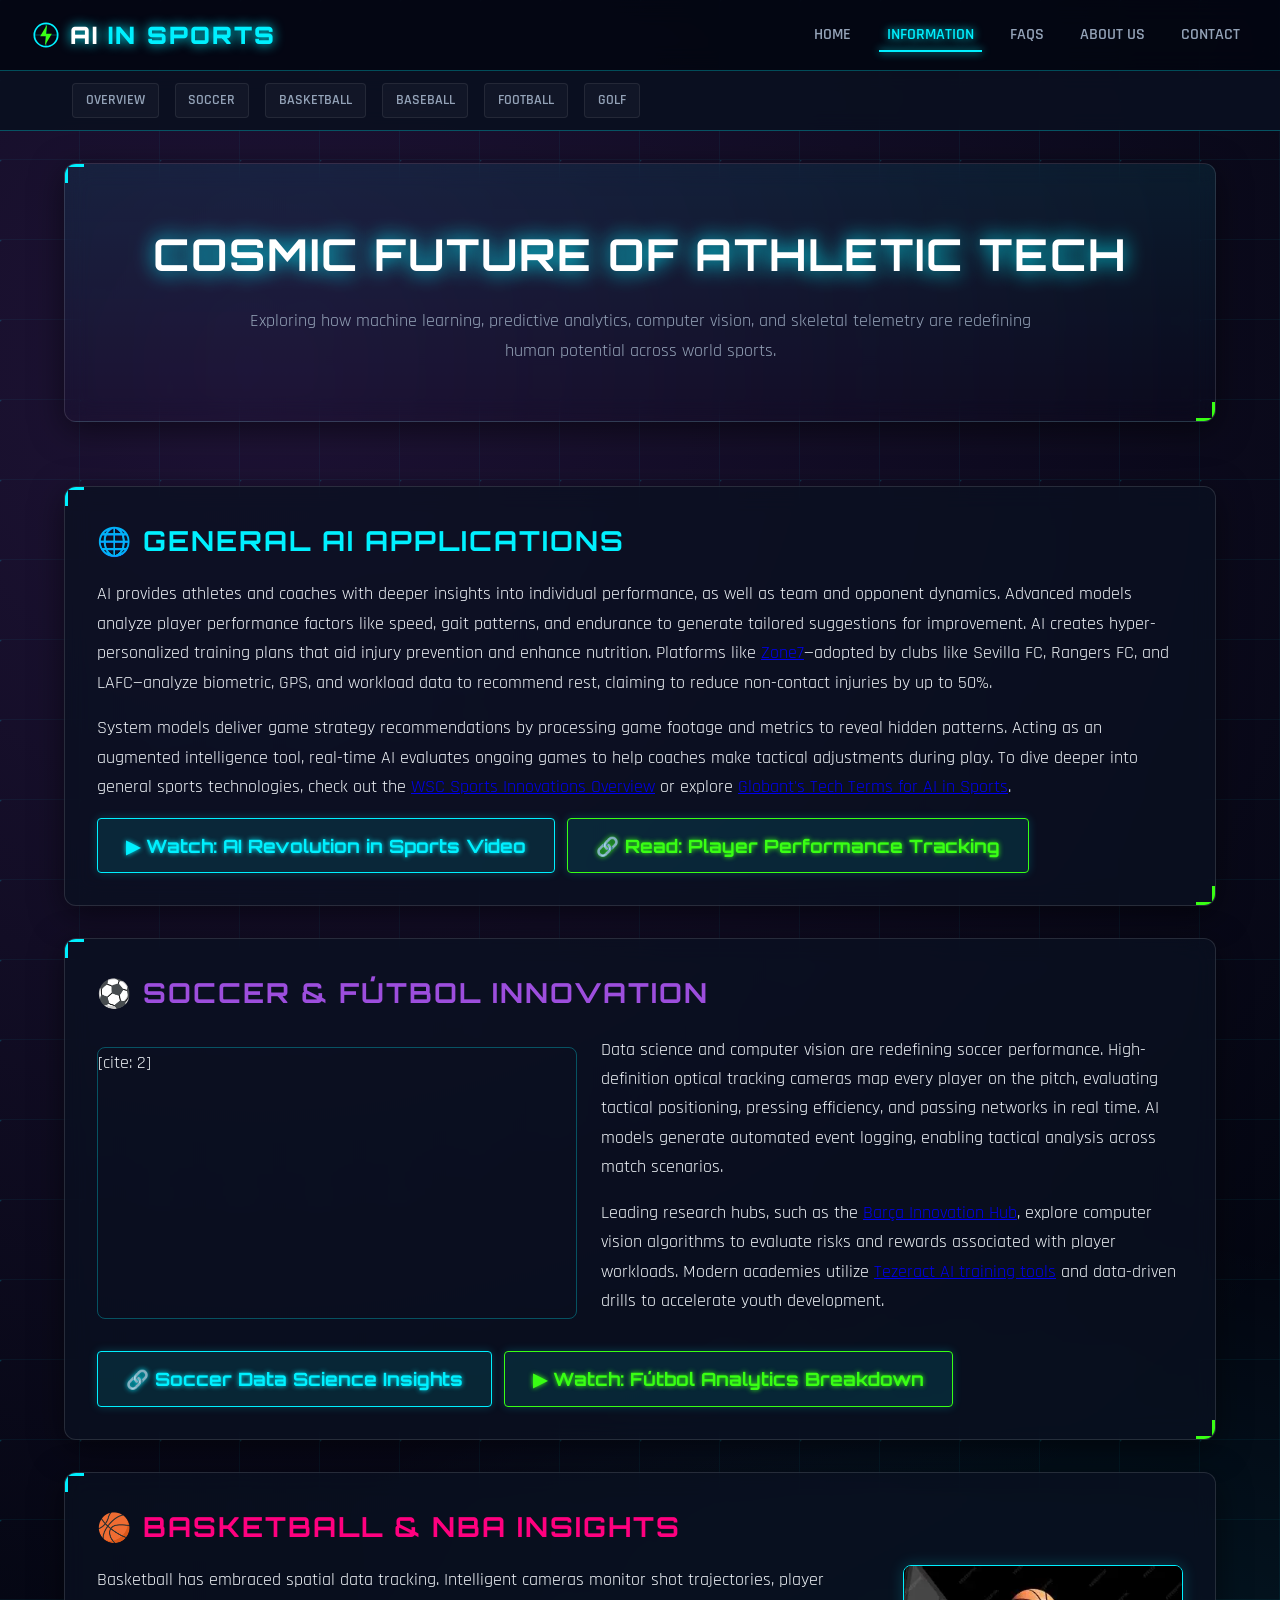
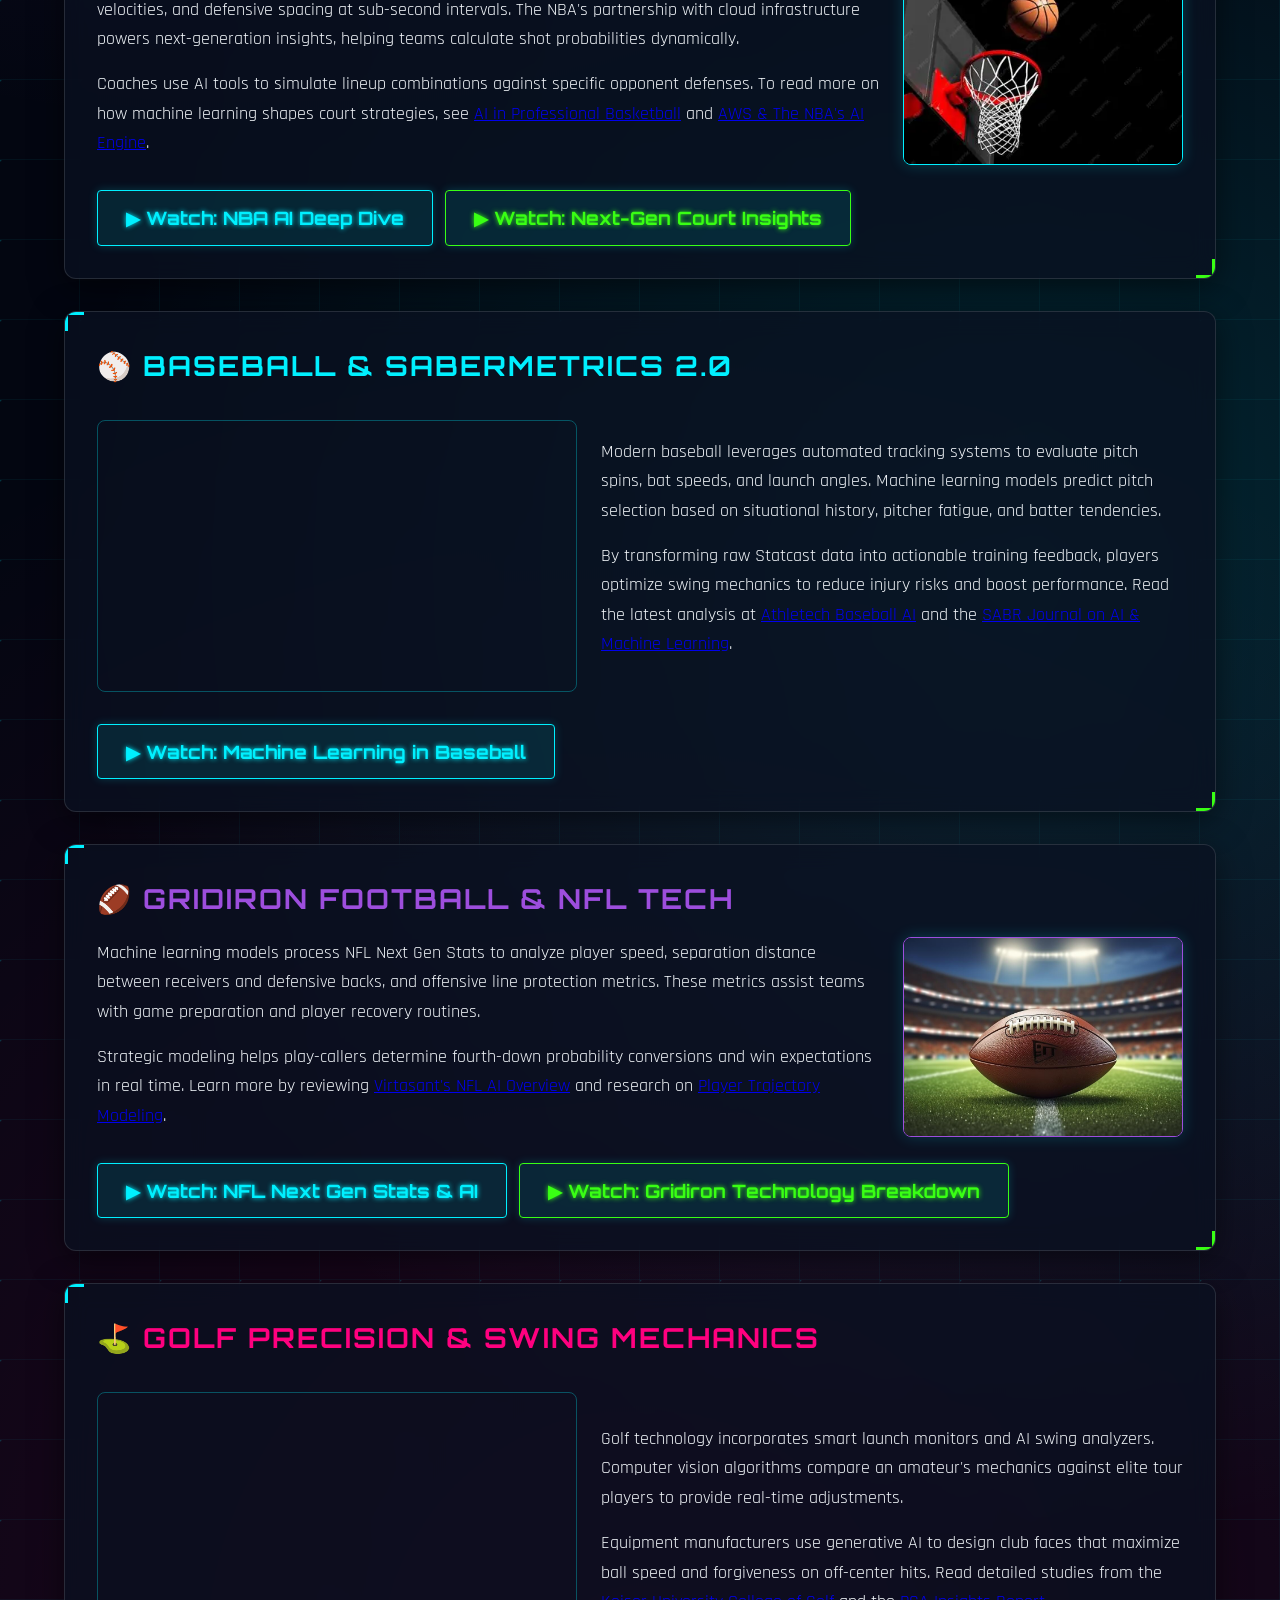
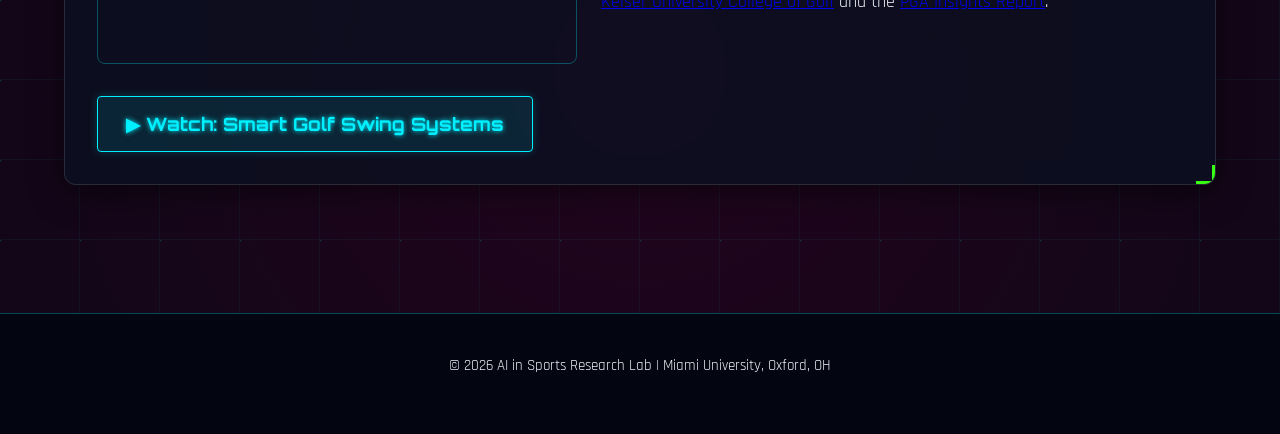
<file: info.html>
<!DOCTYPE html>
<html lang="en">
<head>
  <meta charset="UTF-8">
  <meta name="viewport" content="width=device-width, initial-scale=1.0">
  <title>Information Modules | AI in Sports</title>
  <link rel="stylesheet" href="styles.css">
  <link rel="preconnect" href="https://fonts.googleapis.com">
  <link rel="preconnect" href="https://fonts.gstatic.com" crossorigin>
  <link href="https://fonts.googleapis.com/css2?family=Orbitron:wght@400;700;900&family=Rajdhani:wght@400;500;600;700&display=swap" rel="stylesheet">
  <style>
    /* Responsive Media Flex Container to prevents card layout collapse */
    .info-media-grid {
      display: flex;
      gap: 1.5rem;
      align-items: center;
      flex-wrap: wrap;
      margin-bottom: 1rem;
    }

    .info-media-grid.reverse {
      flex-direction: row-reverse;
    }

    .info-text-block {
      flex: 1 1 300px;
    }

    .info-img-box {
      flex: 0 1 280px;
      width: 100%;
      max-width: 280px;
      margin: 0 auto;
    }

    .info-img-box img {
      width: 100%;
      height: 200px;
      object-fit: cover;
      border-radius: 8px;
      border: 1px solid var(--neon-cyan);
      box-shadow: 0 0 15px rgba(0, 240, 255, 0.2);
    }

    .info-video-box {
      flex: 1 1 320px;
      width: 100%;
      max-width: 480px;
      margin: 0 auto;
    }
  </style>
</head>
<body>

  <!-- Universal Header Navigation -->
  <header>
    <a href="index.html" class="brand-logo">
      <svg width="28" height="28" viewBox="0 0 24 24" fill="none">
        <circle cx="12" cy="12" r="10" stroke="var(--neon-cyan)" stroke-width="1.5"/>
        <path d="M12 2v20M2 12h20" stroke="rgba(0, 240, 255, 0.3)" stroke-width="1"/>
        <polygon points="13,3 7,13 12,13 11,21 17,11 12,11" fill="var(--neon-green)"/>
      </svg>
      AI <span>IN SPORTS</span>
    </a>
    <nav aria-label="Main Navigation">
      <a href="index.html">Home</a>
      <a href="info.html" class="active">Information</a>
      <a href="faqs.html">FAQs</a>
      <a href="about.html">About Us</a>
      <a href="contact.html">Contact</a>
    </nav>
  </header>

  <!-- Category Jump Bar -->
  <div class="sticky-wrapper">
    <nav class="category-nav">
      <a href="#overview">Overview</a>
      <a href="#soccer">Soccer</a>
      <a href="#basketball">Basketball</a>
      <a href="#baseball">Baseball</a>
      <a href="#football">Football</a>
      <a href="#golf">Golf</a>
    </nav>
  </div>

  <!-- Hero Header -->
  <section class="container" style="padding-bottom: 0;">
    <div class="glass-card hero-container glow-cyan">
      <h1>Cosmic Future of Athletic Tech</h1>
      <p style="max-width: 800px; margin: 0 auto; color: var(--text-muted);">
        Exploring how machine learning, predictive analytics, computer vision, and skeletal telemetry are redefining human potential across world sports.
      </p>
    </div>
  </section>

  <main class="container">

    <!-- SECTION 1: OVERVIEW -->
    <section id="overview" class="glass-card glow-cyan">
      <h2 style="color: var(--neon-cyan); margin-bottom: 1rem;">🌐 General AI Applications</h2>
      
      <p>AI provides athletes and coaches with deeper insights into individual performance, as well as team and opponent dynamics. Advanced models analyze player performance factors like speed, gait patterns, and endurance to generate tailored suggestions for improvement. AI creates hyper-personalized training plans that aid injury prevention and enhance nutrition. Platforms like <a href="https://www.forbes.com/sites/kathleenwalch/2024/08/16/how-ai-is-revolutionizing-professional-sports/" target="_blank" class="info-link">Zone7</a>—adopted by clubs like Sevilla FC, Rangers FC, and LAFC—analyze biometric, GPS, and workload data to recommend rest, claiming to reduce non-contact injuries by up to 50%.</p>
      
      <p>System models deliver game strategy recommendations by processing game footage and metrics to reveal hidden patterns. Acting as an augmented intelligence tool, real-time AI evaluates ongoing games to help coaches make tactical adjustments during play. To dive deeper into general sports technologies, check out the <a href="https://wsc-sports.com/blog/industry-insights/ai-sports-revolution-12-innovations-changing-everything/" target="_blank" class="info-link">WSC Sports Innovations Overview</a> or explore <a href="https://www.globant.com/tech-terms/ai-in-sports" target="_blank" class="info-link">Globant's Tech Terms for AI in Sports</a>.</p>
      
      <div style="display: flex; gap: 0.75rem; flex-wrap: wrap; margin-top: 1rem;">
        <a href="https://youtu.be/OKu0yybmtkc?si=juxe4spJsdRUGAyu" target="_blank" class="btn-hud">▶ Watch: AI Revolution in Sports Video</a>
        <a href="https://www.mygreatlearning.com/blog/tracking-player-performance-with-ai/" target="_blank" class="btn-hud btn-green">🔗 Read: Player Performance Tracking</a>
      </div>
    </section>

    <!-- SECTION 2: SOCCER -->
    <section id="soccer" class="glass-card glow-purple">
      <h2 style="color: var(--neon-purple); margin-bottom: 1rem;">⚽ Soccer & Fútbol Innovation</h2>
      
      <div class="info-media-grid">
        <div class="info-video-box">
          <div class="media-wrapper">
            <iframe src="https://www.youtube.com/embed/y1gkrUc0Ghw" title="AI in Soccer" allowfullscreen></iframe>[cite: 2]
          </div>
        </div>
        <div class="info-text-block">
          <p>Data science and computer vision are redefining soccer performance. High-definition optical tracking cameras map every player on the pitch, evaluating tactical positioning, pressing efficiency, and passing networks in real time. AI models generate automated event logging, enabling tactical analysis across match scenarios.</p>
          
          <p>Leading research hubs, such as the <a href="https://barcainnovationhub.fcbarcelona.com/blog/ai-computer-vision-football-analytics/" target="_blank" class="info-link">Barça Innovation Hub</a>, explore computer vision algorithms to evaluate risks and rewards associated with player workloads. Modern academies utilize <a href="https://tezeract.ai/ai-in-soccer-training/" target="_blank" class="info-link">Tezeract AI training tools</a> and data-driven drills to accelerate youth development.</p>
        </div>
      </div>

      <div style="display: flex; gap: 0.75rem; flex-wrap: wrap; margin-top: 1rem;">
        <a href="https://soccerinteraction.academy/en/soccer-academy-blog/how-data-science-and-ai-are-redefining-soccer-performance" target="_blank" class="btn-hud">🔗 Soccer Data Science Insights</a>
        <a href="https://youtu.be/C164kYMGV1A?si=Sd-4dAOnBkeQQNMP" target="_blank" class="btn-hud btn-green">▶ Watch: Fútbol Analytics Breakdown</a>
      </div>
    </section>

    <!-- SECTION 3: BASKETBALL (Displays basketball.png / basketball.jpg) -->
    <section id="basketball" class="glass-card glow-pink">
      <h2 style="color: var(--neon-pink); margin-bottom: 1rem;">🏀 Basketball & NBA Insights</h2>
      
      <div class="info-media-grid reverse">
        <div class="info-img-box">
          <!-- Checks for basketball.png first, fallback to basketball.jpg -->
          <img src="basketball.png" alt="Basketball Analytics" onerror="this.onerror=null; this.src='basketball.jpg';">
        </div>
        <div class="info-text-block">
          <p>Basketball has embraced spatial data tracking. Intelligent cameras monitor shot trajectories, player velocities, and defensive spacing at sub-second intervals. The NBA's partnership with cloud infrastructure powers next-generation insights, helping teams calculate shot probabilities dynamically.</p>
          
          <p>Coaches use AI tools to simulate lineup combinations against specific opponent defenses. To read more on how machine learning shapes court strategies, see <a href="https://deconch30.medium.com/ai-is-shaping-the-future-of-professional-basketball-5293415813d2" target="_blank" class="info-link">AI in Professional Basketball</a> and <a href="https://www.washingtonpost.com/creativegroup/aws/inside-the-ai-engine-powering-the-nbas-next-generation-of-insights/" target="_blank" class="info-link">AWS & The NBA's AI Engine</a>.</p>
        </div>
      </div>

      <div style="display: flex; gap: 0.75rem; flex-wrap: wrap; margin-top: 1rem;">
        <a href="https://youtu.be/DCu9xawHJaw?si=zp2B7Y0O-x8SS515" target="_blank" class="btn-hud">▶ Watch: NBA AI Deep Dive</a>
        <a href="https://youtu.be/a7Cx8DRWCp4?si=nQakglPbeT2M2XW9" target="_blank" class="btn-hud btn-green">▶ Watch: Next-Gen Court Insights</a>
      </div>
    </section>

    <!-- SECTION 4: BASEBALL -->
    <section id="baseball" class="glass-card glow-cyan">
      <h2 style="color: var(--neon-cyan); margin-bottom: 1rem;">⚾ Baseball & Sabermetrics 2.0</h2>
      
      <div class="info-media-grid">
        <div class="info-video-box">
          <div class="media-wrapper">
            <iframe src="https://www.youtube.com/embed/zjzrJE12rAw" title="AI in Baseball" allowfullscreen></iframe>
          </div>
        </div>
        <div class="info-text-block">
          <p>Modern baseball leverages automated tracking systems to evaluate pitch spins, bat speeds, and launch angles. Machine learning models predict pitch selection based on situational history, pitcher fatigue, and batter tendencies.</p>
          
          <p>By transforming raw Statcast data into actionable training feedback, players optimize swing mechanics to reduce injury risks and boost performance. Read the latest analysis at <a href="https://athletech.co/baseball-ai/" target="_blank" class="info-link">Athletech Baseball AI</a> and the <a href="https://sabr.org/journal/article/artificial-intelligence-machine-learning-and-the-bright-future-of-baseball/" target="_blank" class="info-link">SABR Journal on AI & Machine Learning</a>.</p>
        </div>
      </div>

      <div style="display: flex; gap: 0.75rem; flex-wrap: wrap; margin-top: 1rem;">
        <a href="https://youtu.be/8D-je9kFse0?si=t8wUUZ5_Un0o0usp" target="_blank" class="btn-hud">▶ Watch: Machine Learning in Baseball</a>
      </div>
    </section>

    <!-- SECTION 5: FOOTBALL (Displays football.jpg) -->
    <section id="football" class="glass-card glow-purple">
      <h2 style="color: var(--neon-purple); margin-bottom: 1rem;">🏈 Gridiron Football & NFL Tech</h2>
      <div class="info-media-grid reverse">
        <div class="info-img-box">
          <img src="football.png" alt="Gridiron Football AI" style="border-color: var(--neon-purple);">
        </div>
        <div class="info-text-block">
          <p>Machine learning models process NFL Next Gen Stats to analyze player speed, separation distance between receivers and defensive backs, and offensive line protection metrics. These metrics assist teams with game preparation and player recovery routines.</p>
        
          <p>Strategic modeling helps play-callers determine fourth-down probability conversions and win expectations in real time. Learn more by reviewing <a href="https://www.virtasant.com/ai-today/ai-in-sports-nfl" target="_blank" class="info-link">Virtasant's NFL AI Overview</a> and research on <a href="https://ui.adsabs.harvard.edu/abs/2020arXiv201109192T/abstract" target="_blank" class="info-link">Player Trajectory Modeling</a>.</p>
        </div>
      </div>
      <div style="display: flex; gap: 0.75rem; flex-wrap: wrap; margin-top: 1rem;">
        <a href="https://youtu.be/DnXQKocL86Y?si=6Cuj05E70Mrlx4jZ" target="_blank" class="btn-hud">▶ Watch: NFL Next Gen Stats & AI</a>
        <a href="https://youtu.be/D-EK7CO0oFo?si=GPggEuPFsKDjF33B" target="_blank" class="btn-hud btn-green">▶ Watch: Gridiron Technology Breakdown</a>
      </div>
    </section>
    <!-- SECTION 6: GOLF -->
    <section id="golf" class="section-card glass-card glow-pink">
      <h2 style="color: var(--neon-pink); margin-bottom: 1rem;">⛳ Golf Precision & Swing Mechanics</h2>
    
      <div class="info-media-grid">
        <div class="info-video-box">
          <div class="media-wrapper">
            <iframe src="https://www.youtube.com/embed/Cu9AmBNQsyo" title="AI in Golf" allowfullscreen></iframe>
          </div>
        </div>
        <div class="info-text-block">
          <p>Golf technology incorporates smart launch monitors and AI swing analyzers. Computer vision algorithms compare an amateur's mechanics against elite tour players to provide real-time adjustments.</p>
          
          <p>Equipment manufacturers use generative AI to design club faces that maximize ball speed and forgiveness on off-center hits. Read detailed studies from the <a href="https://collegeofgolf.keiseruniversity.edu/the-influence-of-artificial-intelligence-in-the-golf-industry/" target="_blank" class="info-link">Keiser University College of Golf</a> and the <a href="https://www.pga.info/discover/latest/news/how-artificial-intelligence-could-change-golf-industry/" target="_blank" class="info-link">PGA Insights Report</a>.</p>
        </div>
      </div>
      <div style="display: flex; gap: 0.75rem; flex-wrap: wrap; margin-top: 1rem;">
        <a href="https://youtu.be/nHbnVsCKKgs?si=Szlu1VEahB25YHhD" target="_blank" class="btn-hud">▶ Watch: Smart Golf Swing Systems</a>
      </div>
    </section>
  </main>
  <!-- Universal Footer -->
  <footer>
    <p>&copy; 2026 AI in Sports Research Lab | Miami University, Oxford, OH</p>
  </footer>
</body>
</html>
</file>
<file: styles.css>
:root {
  --bg-dark: #030611;
  --bg-card: rgba(10, 16, 32, 0.75);
  --neon-cyan: #00f0ff;
  --neon-green: #39ff14;
  --neon-pink: #ff007f;
  --neon-purple: #9d4edd;
  --text-main: #f1f5f9;
  --text-muted: #94a3b8;
  --border-hud: rgba(0, 240, 255, 0.3);
  --glass-border: rgba(255, 255, 255, 0.12);
  --font-heading: 'Orbitron', sans-serif;
  --font-body: 'Rajdhani', sans-serif;
}

* {
  box-sizing: border-box;
  margin: 0;
  padding: 0;
}

html {
  scroll-behavior: smooth;
}

body {
  background-color: var(--bg-dark);
  color: var(--text-main);
  font-family: var(--font-body);
  font-size: 1.15rem;
  line-height: 1.6;
  min-height: 100vh;
  overflow-x: hidden;
  position: relative;
  /* Cyber Grid & Radial Gradient Background */
  background-image: 
    radial-gradient(circle at 20% 10%, rgba(157, 78, 221, 0.18) 0%, transparent 40%),
    radial-gradient(circle at 80% 60%, rgba(0, 240, 255, 0.15) 0%, transparent 40%),
    radial-gradient(circle at 50% 90%, rgba(255, 0, 127, 0.12) 0%, transparent 40%),
    url("data:image/svg+xml,%3Csvg xmlns='http://www.w3.org/2000/svg' width='80' height='80' viewBox='0 0 80 80'%3E%3Cpath d='M0 0h80v80H0z' fill='none'/%3E%3Cpath d='M0 79.5h80M79.5 0v80' stroke='rgba(0,240,255,0.05)' stroke-width='1'/%3E%3Ccircle cx='0' cy='0' r='1.5' fill='rgba(0,240,255,0.2)'/%3E%3C/svg%3E");
}

p {
  margin-bottom: 1rem;
  color: var(--text-main);
}

h1, h2, h3, h4, .brand-logo {
  font-family: var(--font-heading);
  text-transform: uppercase;
  letter-spacing: 2px;
}

/* ==========================================
   HEADER & NAVIGATION (Fixed Across Site)
   ========================================== */
header {
  position: sticky;
  top: 0;
  z-index: 1000;
  background: rgba(3, 6, 17, 0.9);
  backdrop-filter: blur(12px);
  border-bottom: 1px solid var(--border-hud);
  padding: 1rem 2rem;
  display: flex;
  justify-content: space-between;
  align-items: center;
  flex-wrap: wrap;
  gap: 1rem;
}

.brand-logo {
  font-size: 1.5rem;
  font-weight: 900;
  color: #fff;
  text-decoration: none;
  text-shadow: 0 0 12px var(--neon-cyan);
  display: flex;
  align-items: center;
  gap: 0.6rem;
}

.brand-logo span {
  color: var(--neon-cyan);
}

nav {
  display: flex;
  gap: 1.25rem;
  flex-wrap: wrap;
}

nav a {
  color: var(--text-muted);
  text-decoration: none;
  font-weight: 600;
  text-transform: uppercase;
  transition: all 0.3s ease;
  position: relative;
  padding: 0.25rem 0.5rem;
  font-size: 1rem;
}

nav a:hover, nav a.active {
  color: var(--neon-cyan);
  text-shadow: 0 0 8px var(--neon-cyan);
}

nav a.active::after {
  content: '';
  position: absolute;
  bottom: 0;
  left: 0;
  width: 100%;
  height: 2px;
  background: var(--neon-cyan);
  box-shadow: 0 0 8px var(--neon-cyan);
}

/* Sticky Category Jump Bar */
.sticky-wrapper {
  position: sticky;
  top: 68px;
  z-index: 900;
  background: rgba(10, 16, 32, 0.92);
  backdrop-filter: blur(10px);
  border-bottom: 1px solid var(--border-hud);
}

.category-nav {
  display: flex;
  gap: 1rem;
  padding: 0.75rem 2rem;
  overflow-x: auto;
  white-space: nowrap;
  max-width: 1200px;
  margin: 0 auto;
}

.category-nav a {
  color: var(--text-muted);
  text-decoration: none;
  font-weight: 600;
  font-size: 0.9rem;
  padding: 0.3rem 0.8rem;
  border-radius: 4px;
  border: 1px solid rgba(255, 255, 255, 0.08);
  background: rgba(255, 255, 255, 0.03);
  transition: all 0.3s ease;
}

.category-nav a:hover {
  color: #fff;
  border-color: var(--neon-cyan);
  box-shadow: 0 0 10px rgba(0, 240, 255, 0.3);
}

/* ==========================================
   GLASS CARDS & HUD STYLING
   ========================================== */
.container {
  max-width: 1200px;
  margin: 0 auto;
  padding: 2rem 1.5rem;
}

.glass-card {
  background: var(--bg-card);
  border: 1px solid var(--glass-border);
  border-radius: 12px;
  padding: 2rem;
  backdrop-filter: blur(12px);
  box-shadow: 0 8px 32px 0 rgba(0, 0, 0, 0.5);
  position: relative;
  overflow: hidden;
  margin-bottom: 2rem;
  transition: transform 0.3s ease, border-color 0.3s ease;
}

.glass-card::before {
  content: '';
  position: absolute;
  top: 0;
  left: 0;
  width: 16px;
  height: 16px;
  border-top: 3px solid var(--neon-cyan);
  border-left: 3px solid var(--neon-cyan);
}

.glass-card::after {
  content: '';
  position: absolute;
  bottom: 0;
  right: 0;
  width: 16px;
  height: 16px;
  border-bottom: 3px solid var(--neon-green);
  border-right: 3px solid var(--neon-green);
}

.glow-cyan:hover { border-color: rgba(0, 240, 255, 0.5); box-shadow: 0 0 20px rgba(0, 240, 255, 0.2); }
.glow-purple:hover { border-color: rgba(157, 78, 221, 0.5); box-shadow: 0 0 20px rgba(157, 78, 221, 0.2); }
.glow-pink:hover { border-color: rgba(255, 0, 127, 0.5); box-shadow: 0 0 20px rgba(255, 0, 127, 0.2); }

/* Hero Banner */
.hero-container {
  text-align: center;
  padding: 3.5rem 1.5rem;
  background: linear-gradient(180deg, rgba(0, 240, 255, 0.08) 0%, rgba(0, 0, 0, 0) 100%);
}

.hero-container h1 {
  font-size: 2.75rem;
  margin-bottom: 1rem;
  color: #fff;
  text-shadow: 0 0 20px var(--neon-cyan);
}

/* HUD Buttons */
.btn-hud {
  display: inline-block;
  padding: 0.75rem 1.75rem;
  background: rgba(0, 240, 255, 0.1);
  border: 1px solid var(--neon-cyan);
  color: var(--neon-cyan);
  font-family: var(--font-heading);
  text-decoration: none;
  font-weight: 700;
  border-radius: 4px;
  cursor: pointer;
  transition: all 0.3s ease;
  text-shadow: 0 0 5px var(--neon-cyan);
  box-shadow: 0 0 10px rgba(0, 240, 255, 0.2);
}

.btn-hud:hover {
  background: var(--neon-cyan);
  color: #000;
  box-shadow: 0 0 20px var(--neon-cyan);
}

.btn-green {
  border-color: var(--neon-green);
  color: var(--neon-green);
  text-shadow: 0 0 5px var(--neon-green);
}
.btn-green:hover { background: var(--neon-green); color: #000; box-shadow: 0 0 20px var(--neon-green); }

/* Grid Systems */
.grid-2 { display: grid; grid-template-columns: repeat(auto-fit, minmax(320px, 1fr)); gap: 2rem; }
.grid-3 { display: grid; grid-template-columns: repeat(auto-fit, minmax(280px, 1fr)); gap: 1.5rem; }
.grid-4 { display: grid; grid-template-columns: repeat(auto-fit, minmax(220px, 1fr)); gap: 1.5rem; }

/* Media & Video Embeds */
.media-wrapper {
  position: relative;
  padding-bottom: 56.25%;
  height: 0;
  overflow: hidden;
  border-radius: 8px;
  border: 1px solid var(--border-hud);
  margin: 1rem 0;
}

.media-wrapper iframe {
  position: absolute;
  top: 0;
  left: 0;
  width: 100%;
  height: 100%;
  border: 0;
}

/* Telemetry Dashboard Stats */
.telemetry-bar {
  display: flex;
  justify-content: space-around;
  flex-wrap: wrap;
  gap: 1.5rem;
  background: rgba(5, 10, 20, 0.8);
  border: 1px solid var(--border-hud);
  padding: 1.5rem;
  border-radius: 8px;
  margin-bottom: 2.5rem;
}

.stat-item { text-align: center; flex: 1; min-width: 140px; }
.stat-val { font-family: var(--font-heading); font-size: 2.2rem; color: var(--neon-green); text-shadow: 0 0 10px var(--neon-green); }
.stat-lbl { color: var(--text-muted); font-size: 0.85rem; text-transform: uppercase; letter-spacing: 1px; }

/* Skeletal Biomechanics Visual Widget */
.biomechanics-widget {
  display: flex;
  align-items: center;
  justify-content: center;
  gap: 2rem;
  flex-wrap: wrap;
  background: rgba(0, 0, 0, 0.4);
  padding: 1.5rem;
  border-radius: 8px;
  border: 1px stroke rgba(255, 255, 255, 0.1);
}

.skeletal-canvas-box {
  width: 220px;
  height: 220px;
  border: 1px dashed var(--neon-cyan);
  border-radius: 50%;
  position: relative;
  display: flex;
  align-items: center;
  justify-content: center;
  background: radial-gradient(circle, rgba(0,240,255,0.1) 0%, transparent 70%);
}

.joint-node {
  position: absolute;
  width: 10px;
  height: 10px;
  background: var(--neon-pink);
  border-radius: 50%;
  box-shadow: 0 0 8px var(--neon-pink);
  animation: pulseNode 2s infinite ease-in-out;
}

@keyframes pulseNode {
  0%, 100% { transform: scale(1); opacity: 0.8; }
  50% { transform: scale(1.5); opacity: 1; box-shadow: 0 0 15px var(--neon-pink); }
}

/* Footer (Universal Across All Pages) */
footer {
  border-top: 1px solid var(--border-hud);
  padding: 2.5rem 1.5rem;
  text-align: center;
  margin-top: 4rem;
  background: rgba(3, 6, 17, 0.95);
  color: var(--text-muted);
  font-size: 0.95rem;
}
</file>
